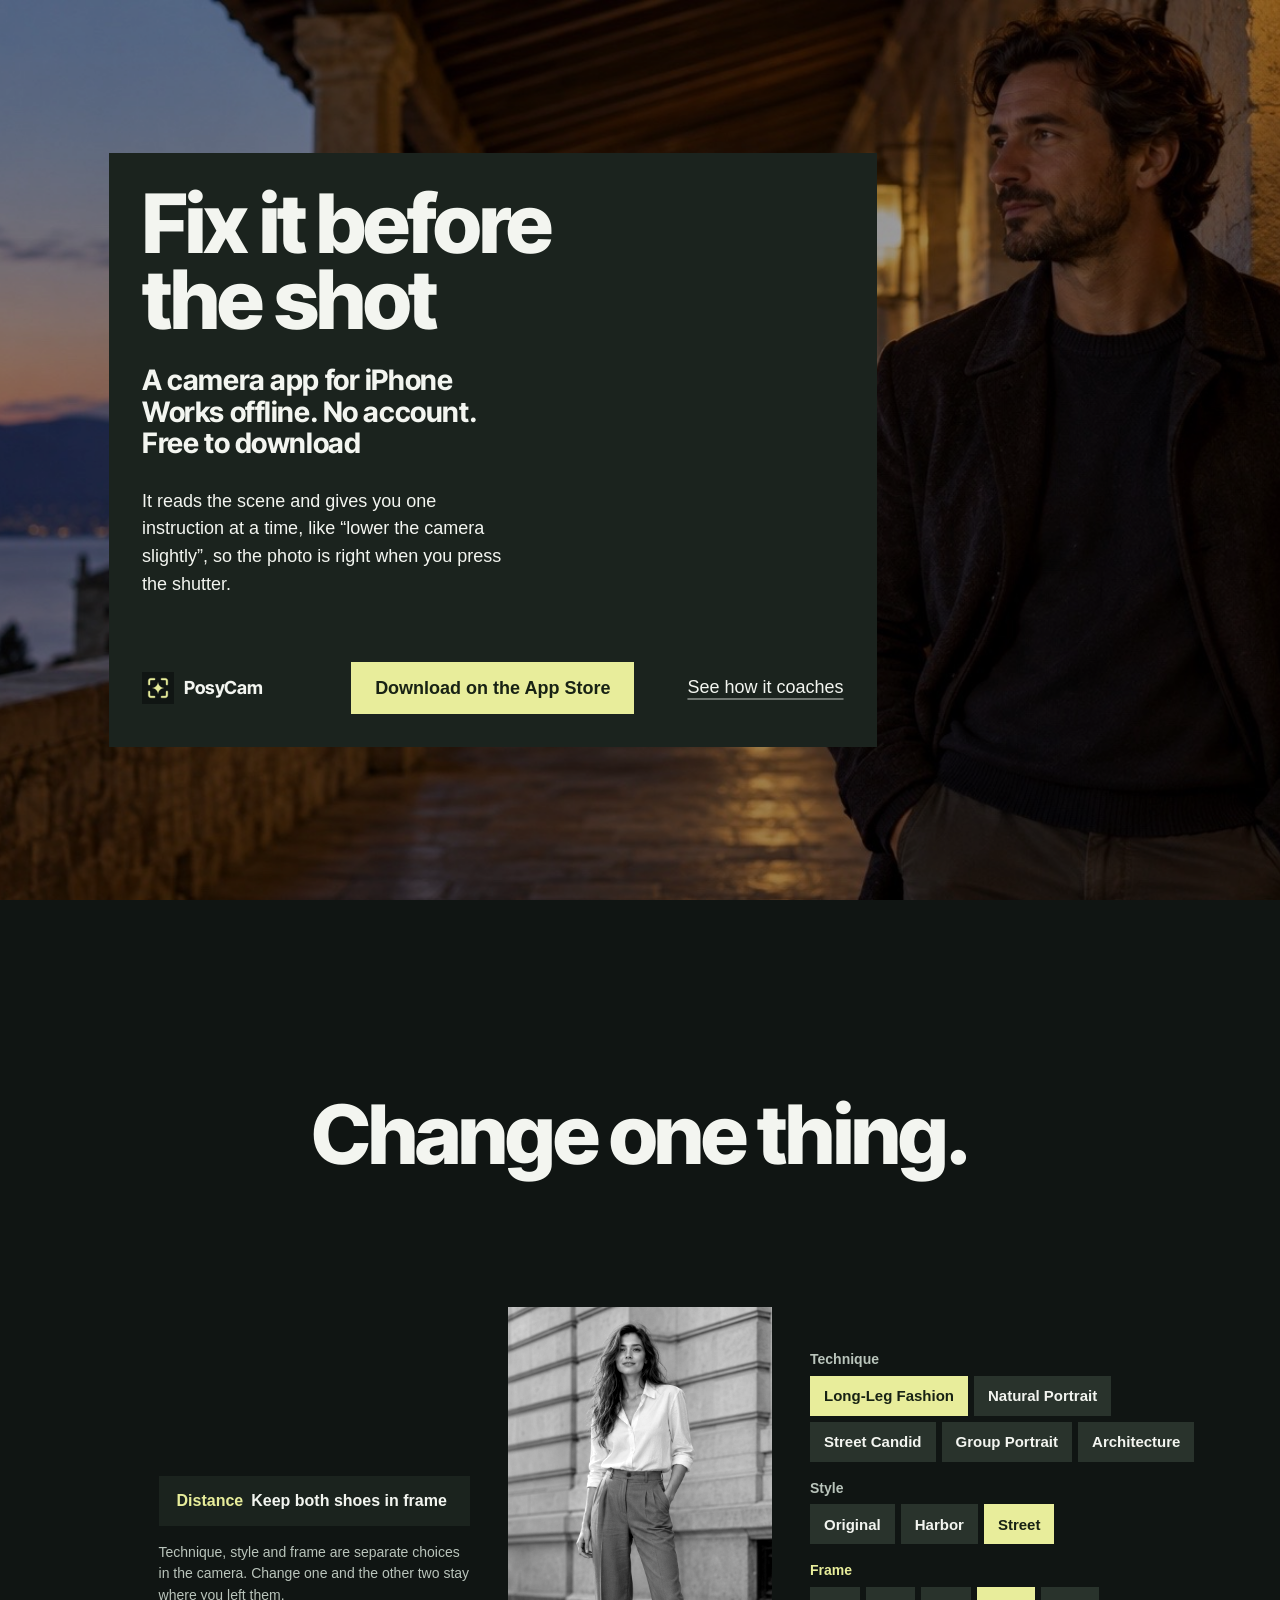
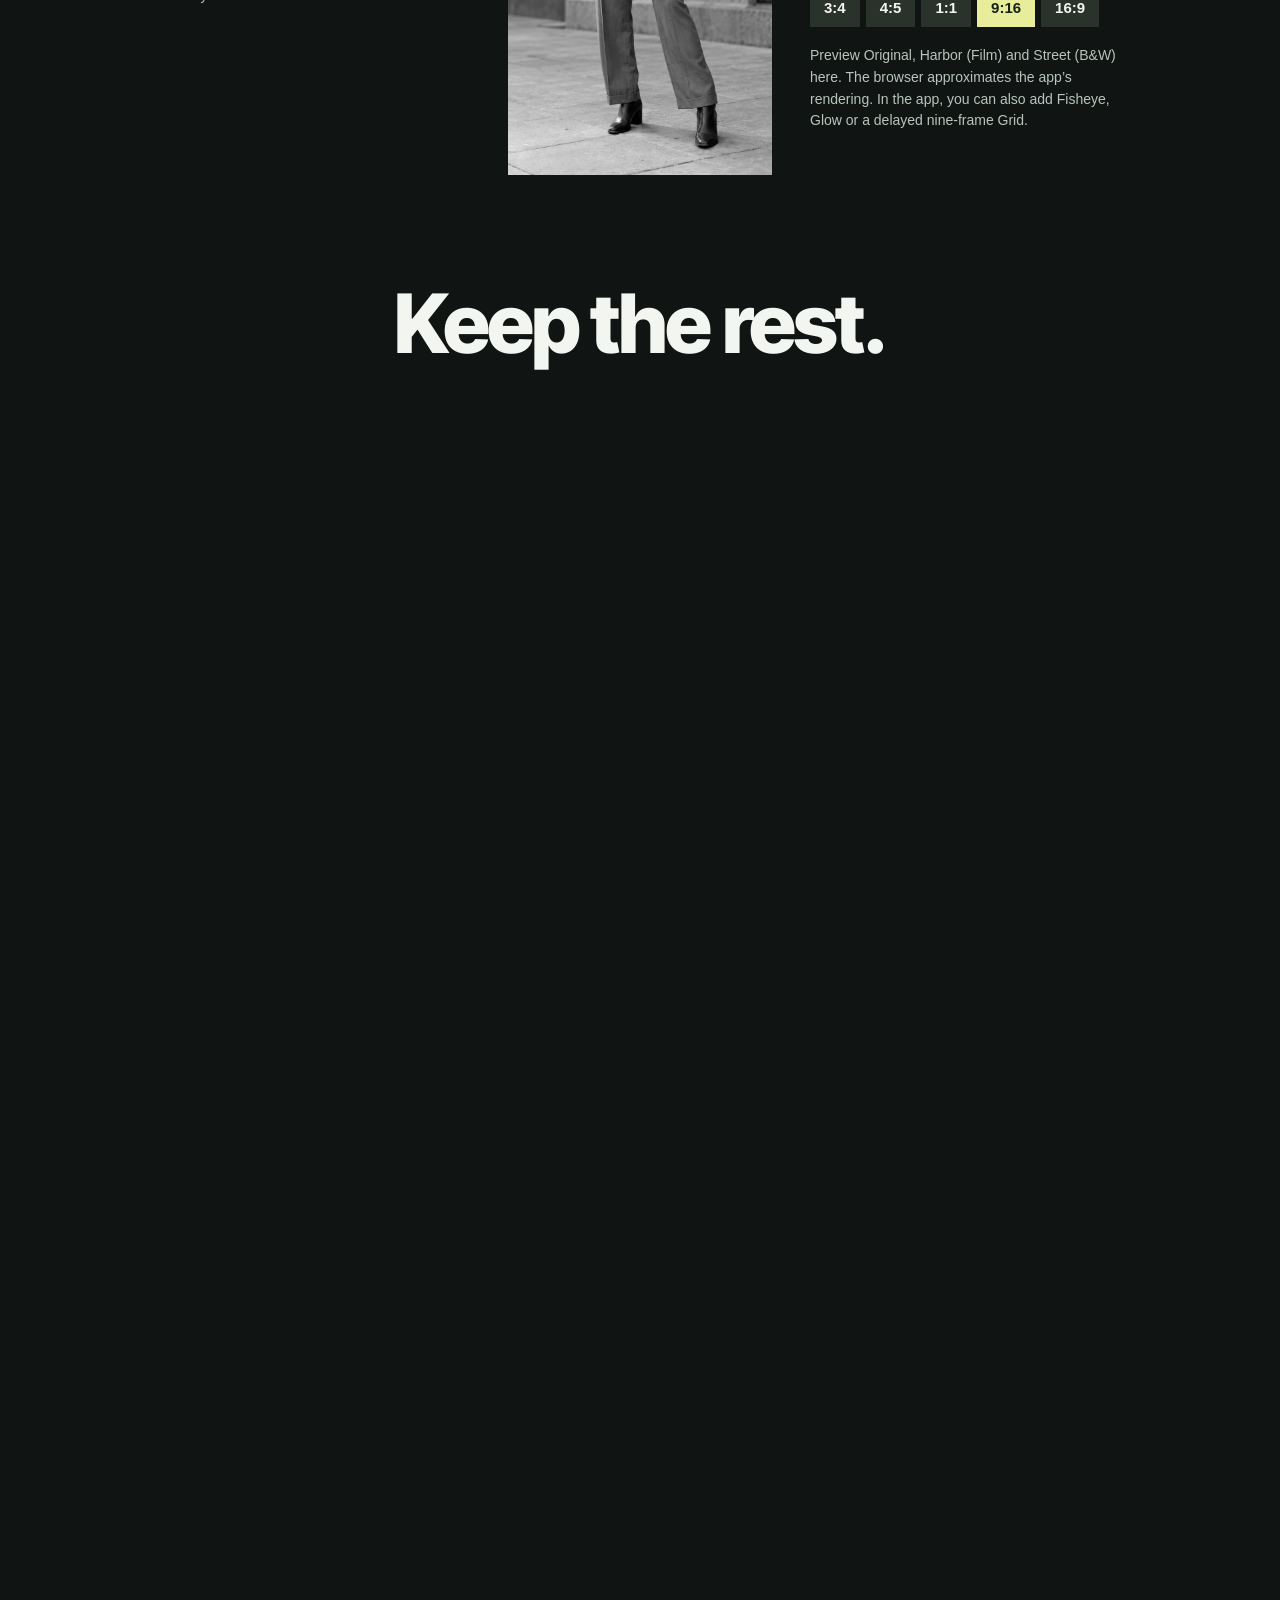
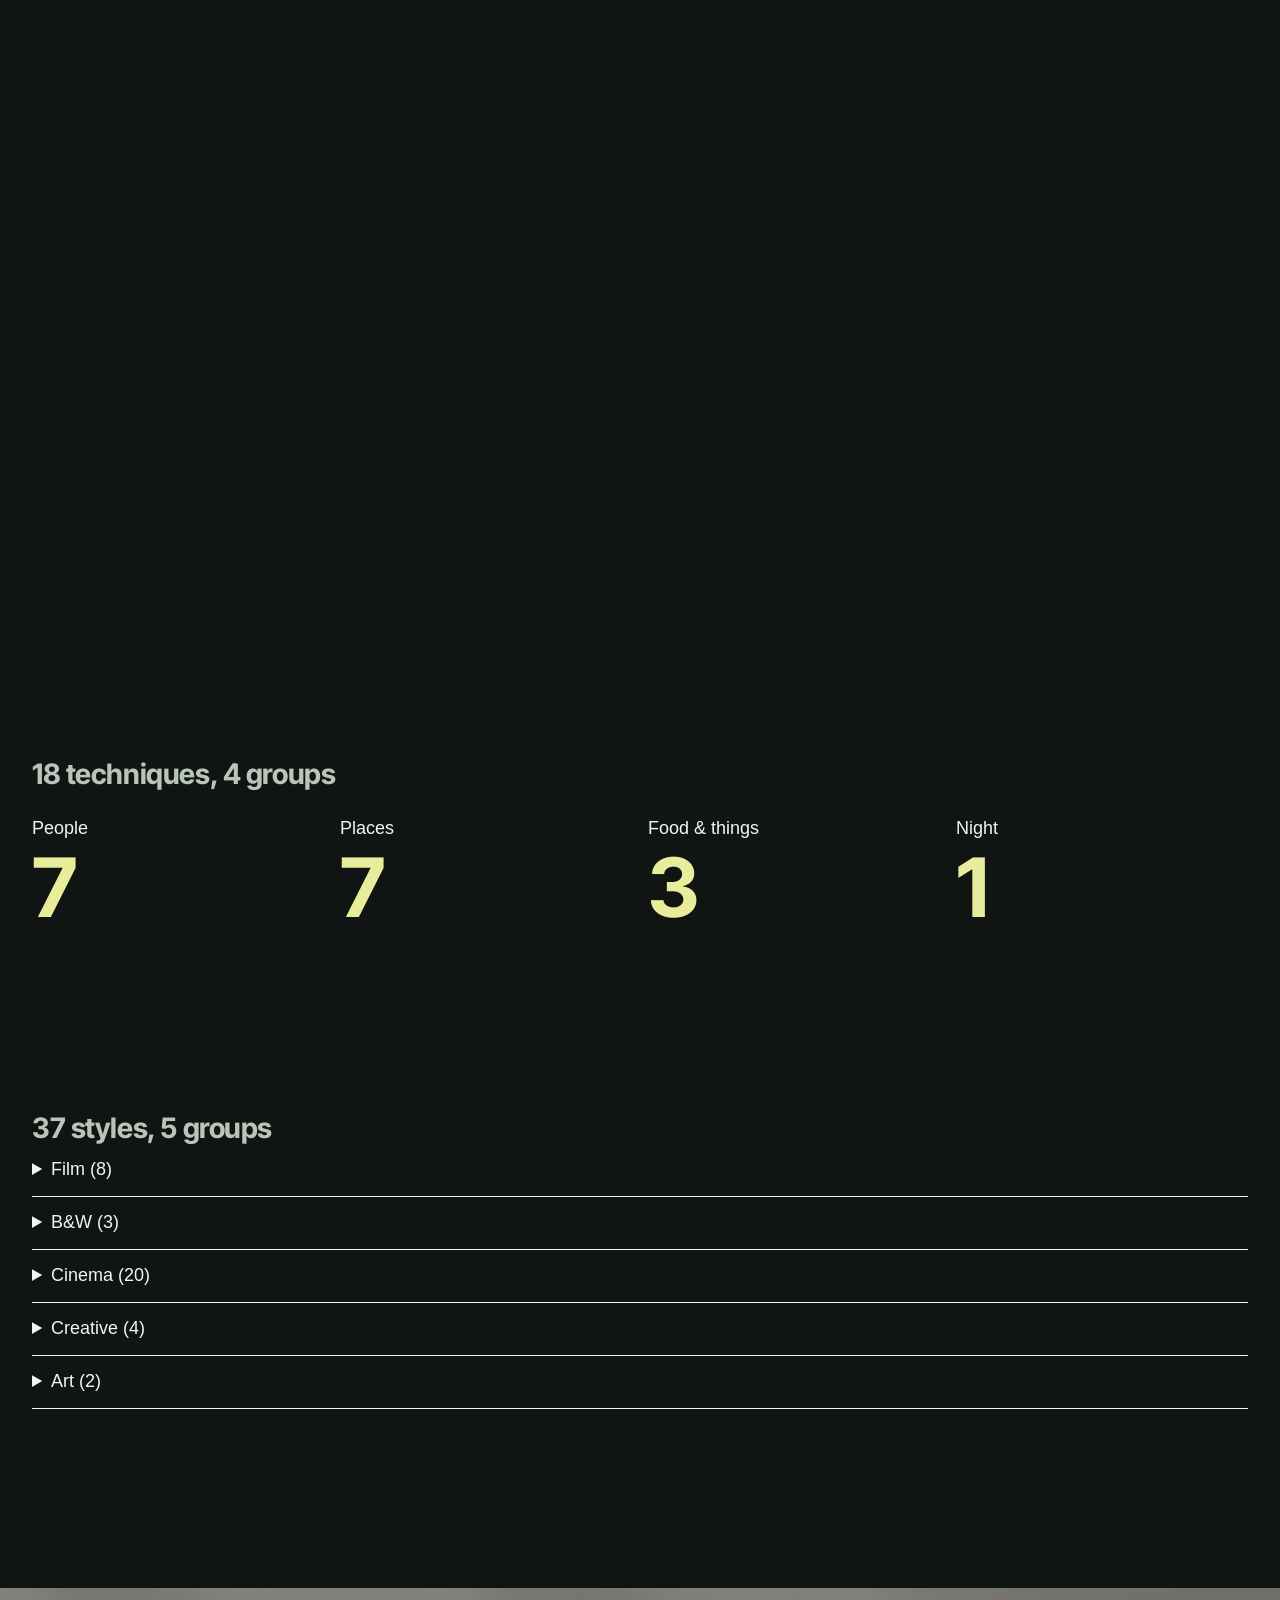
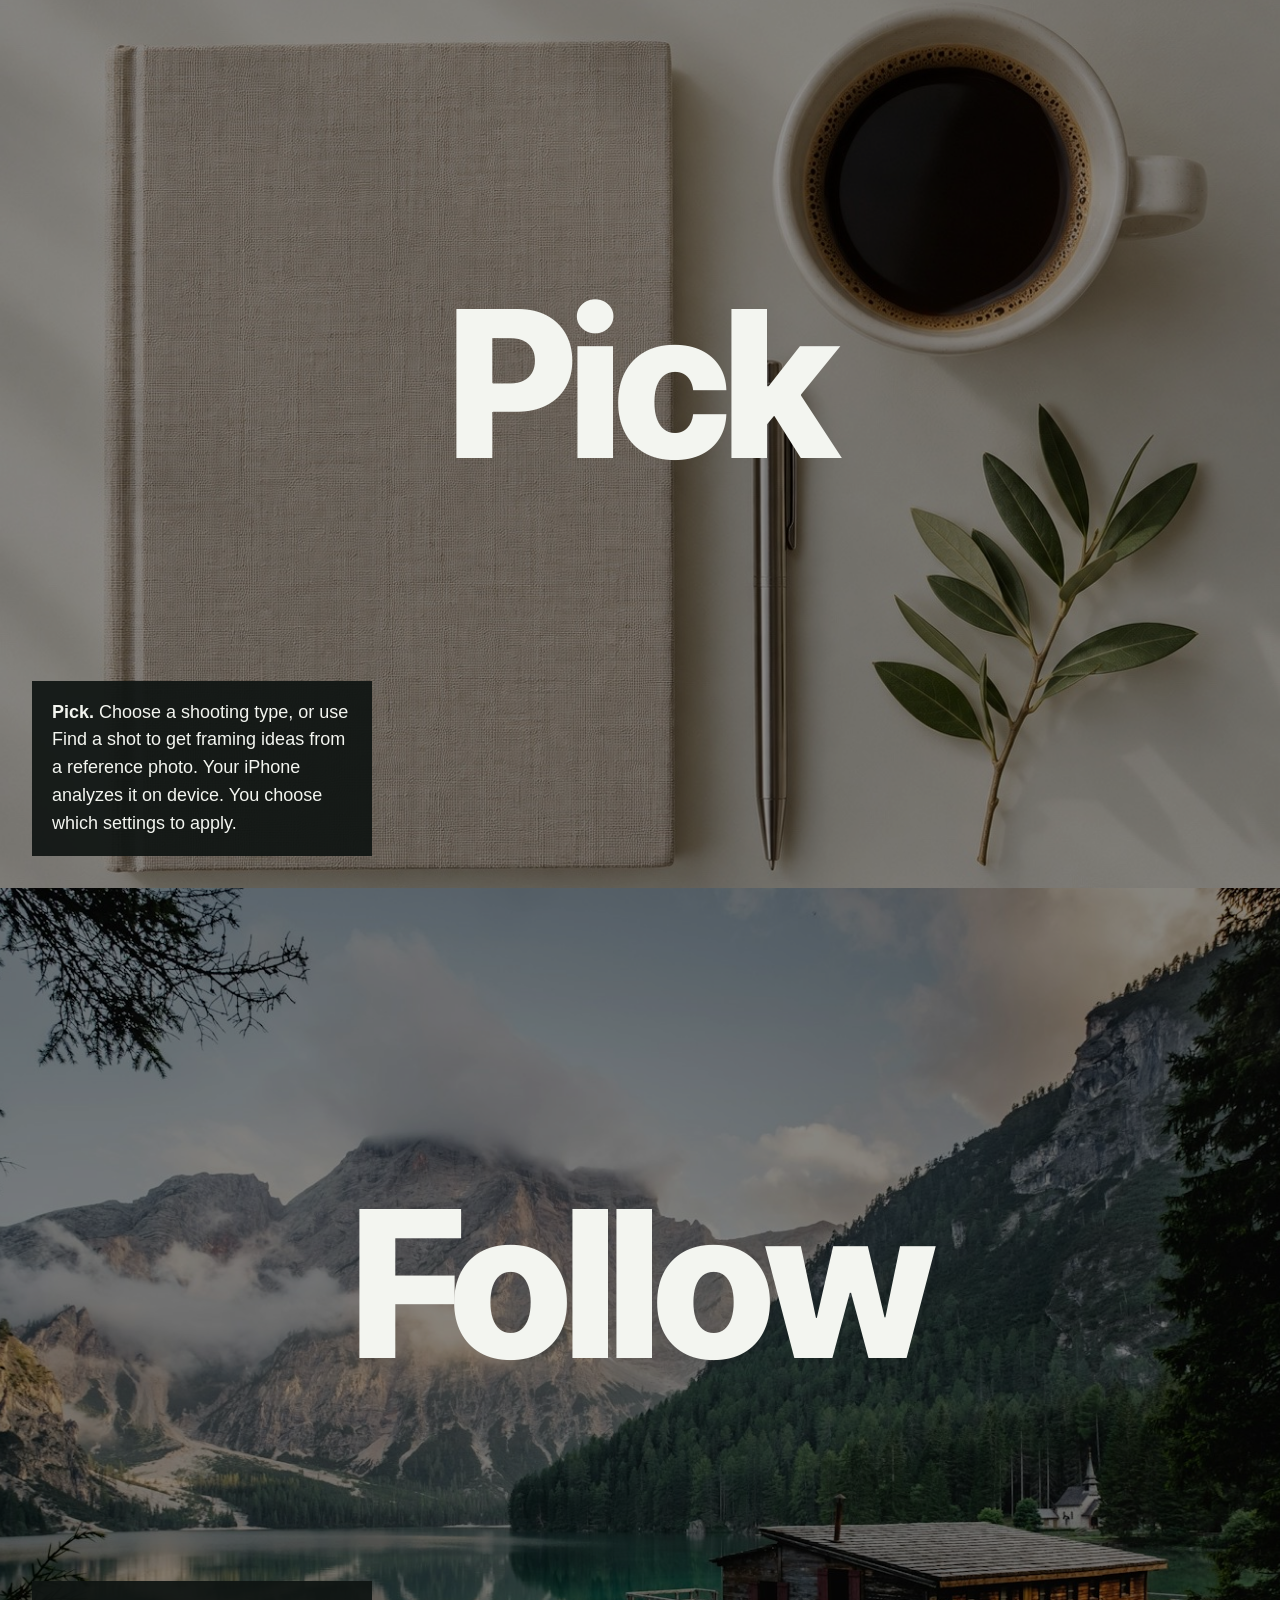
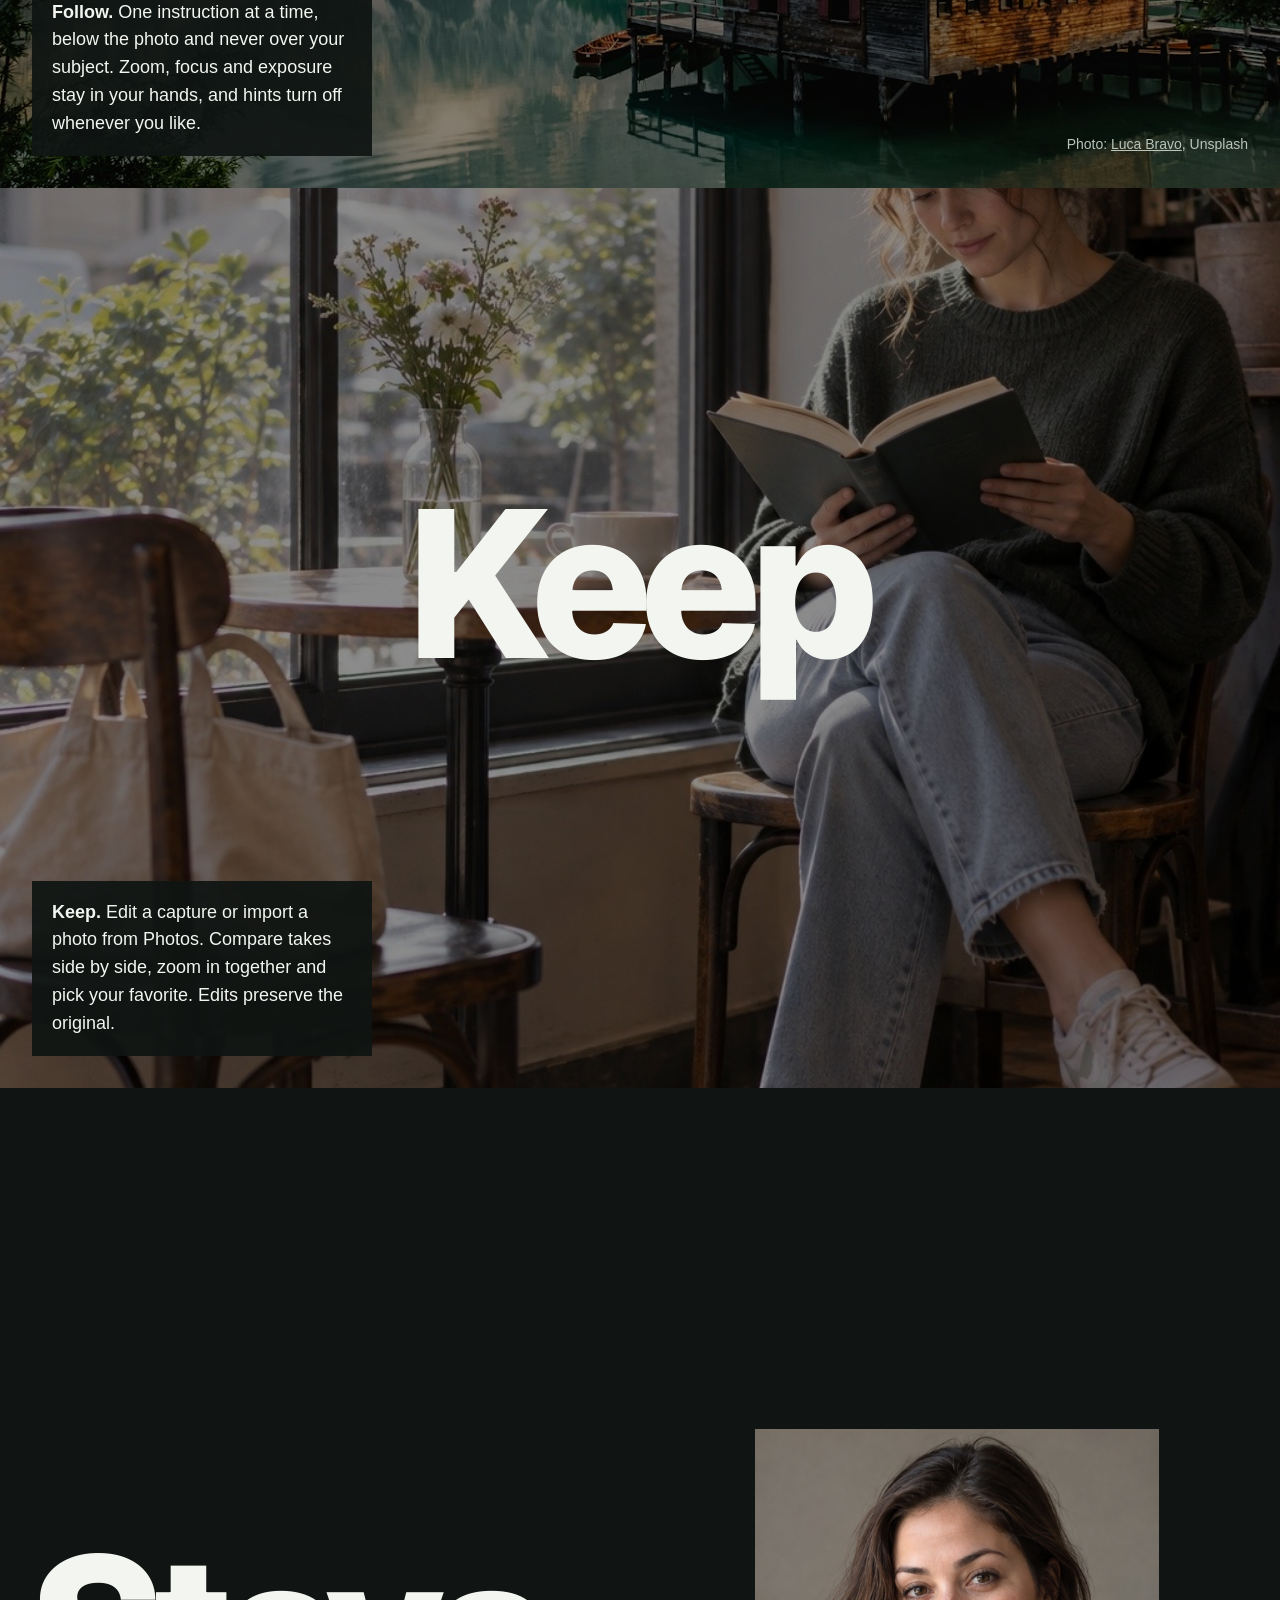
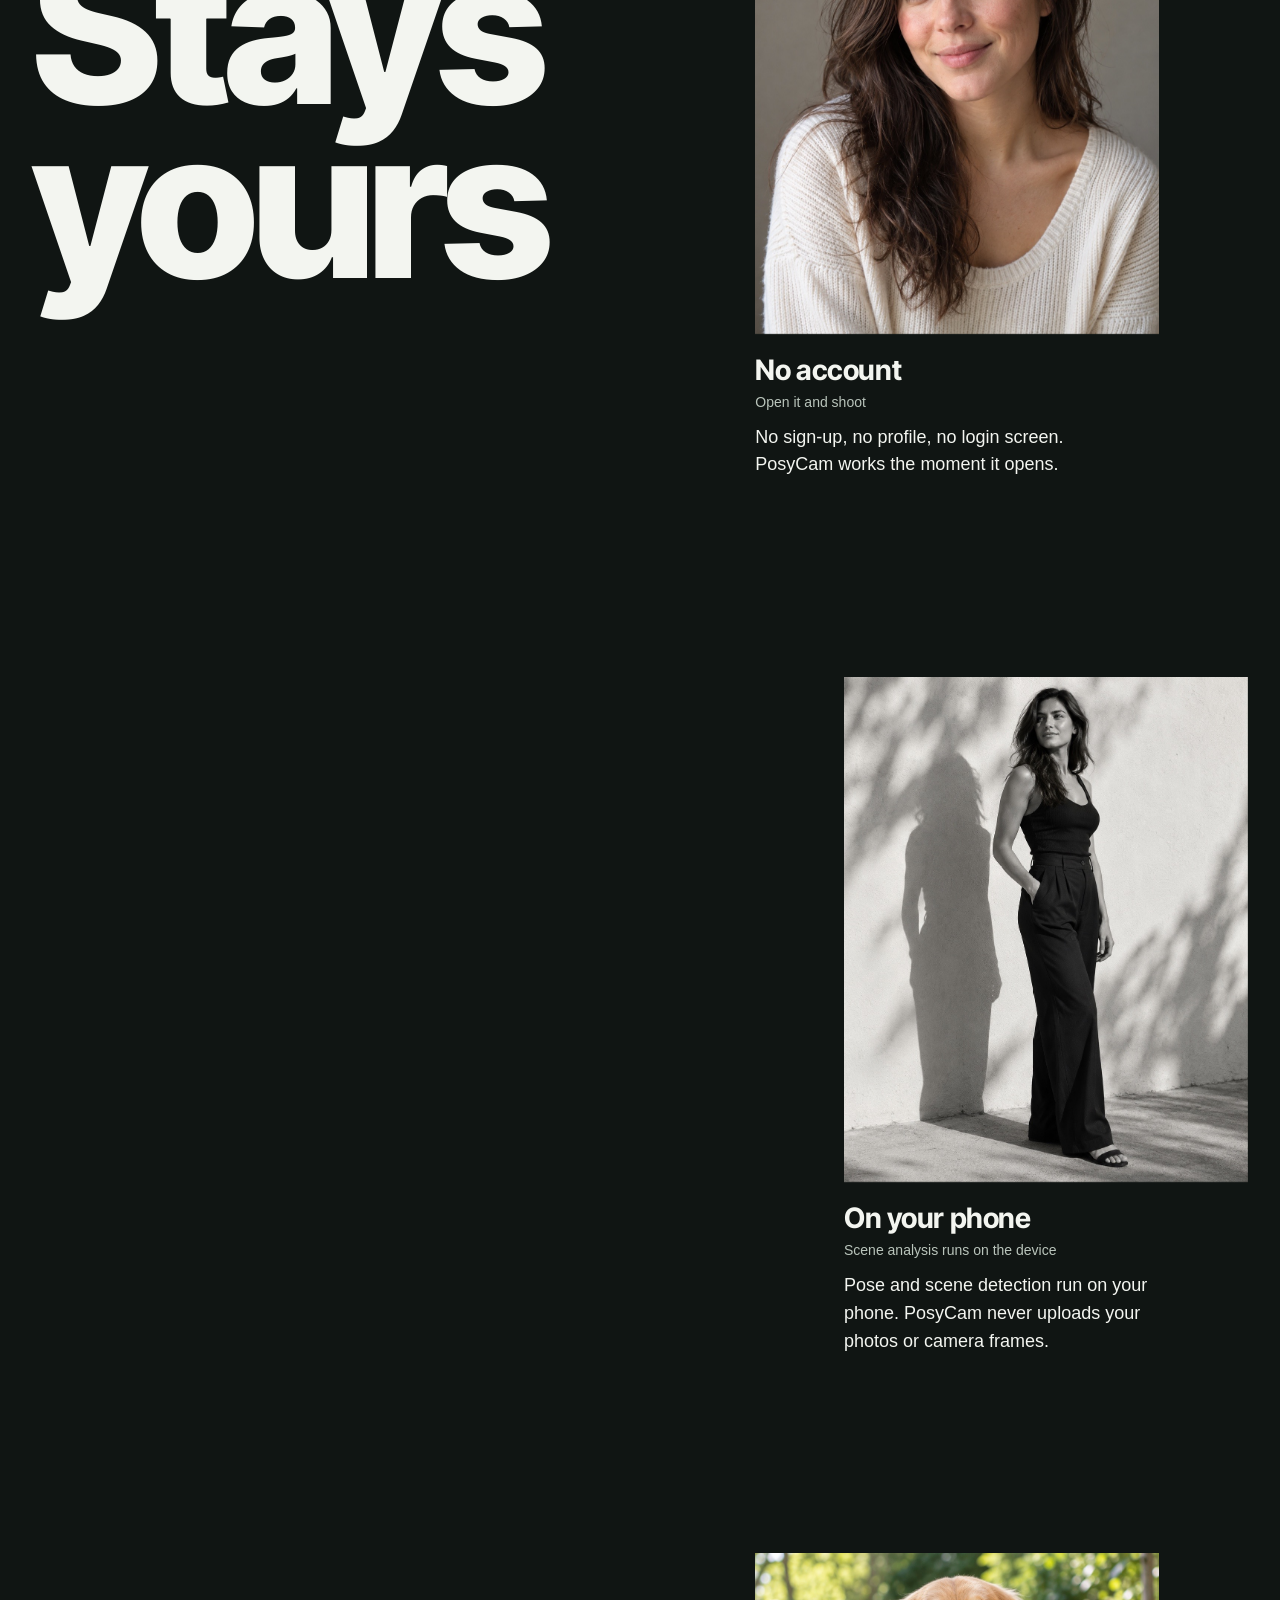
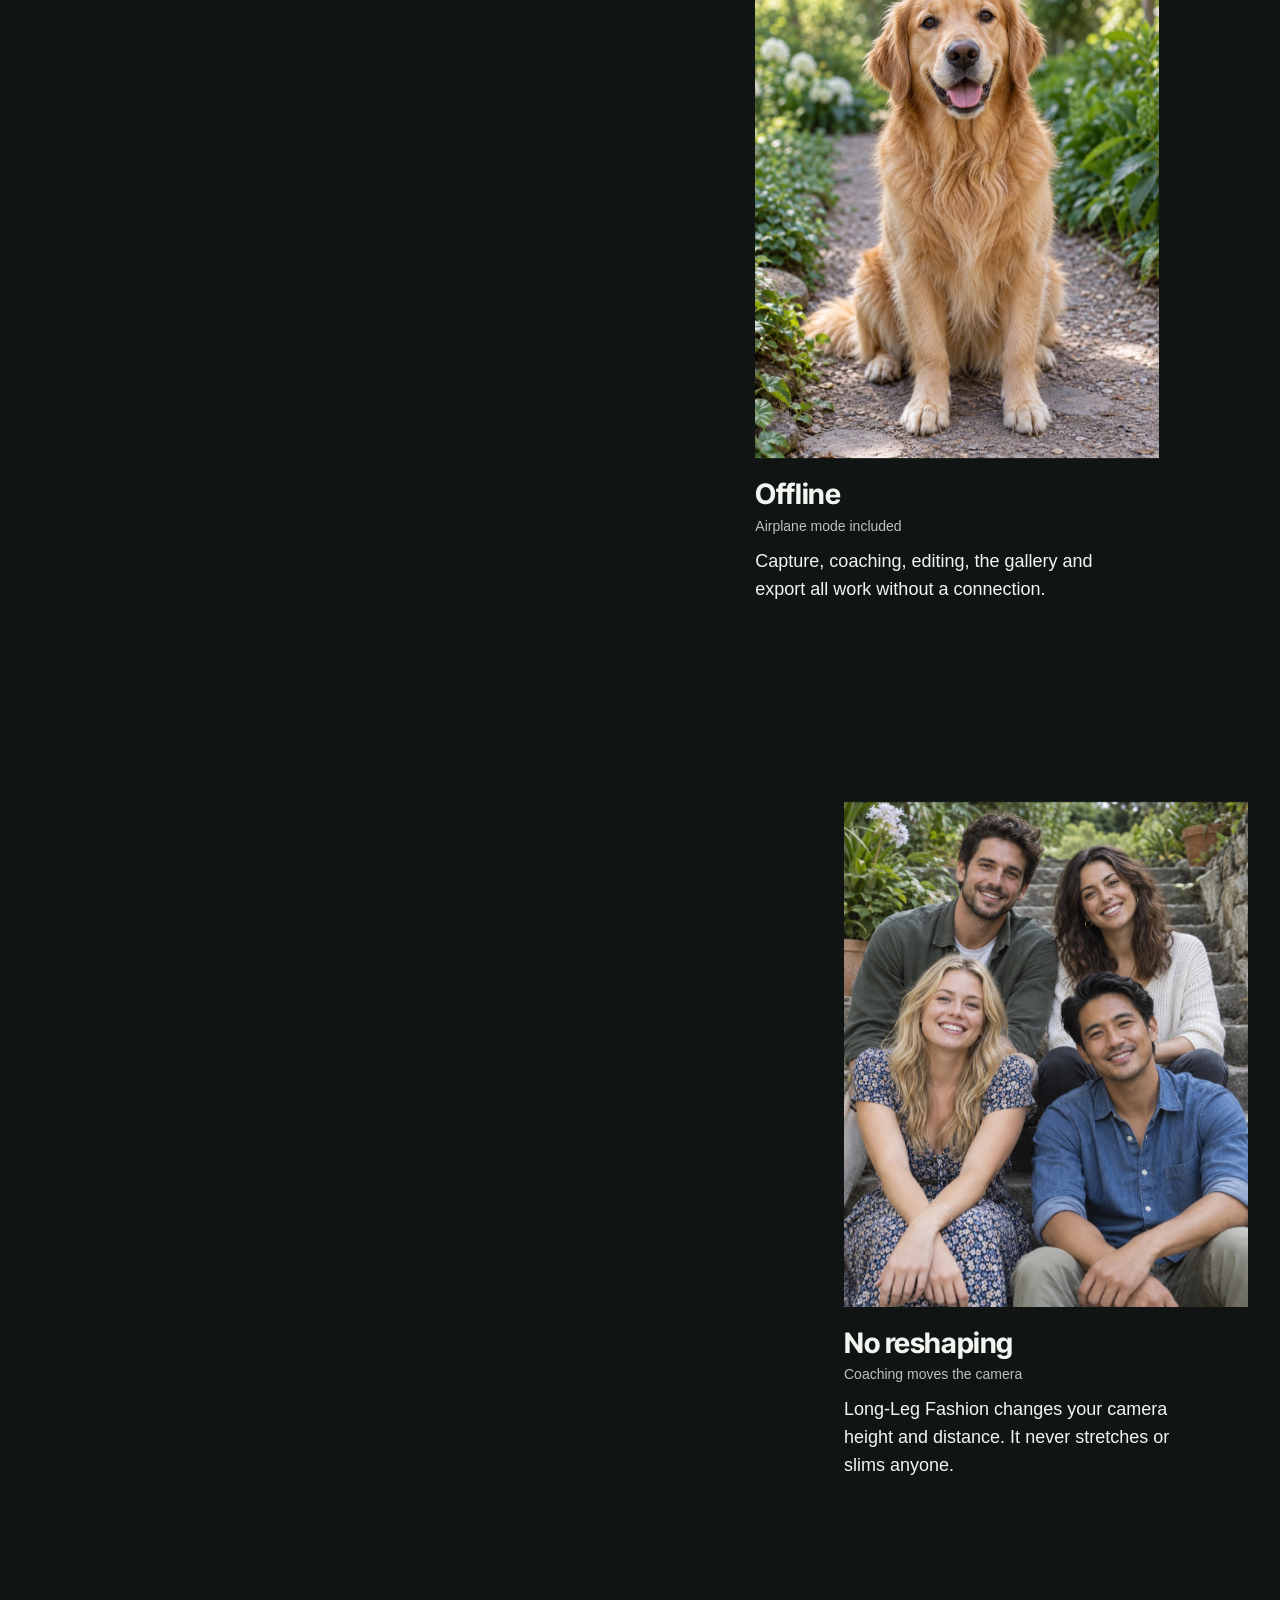
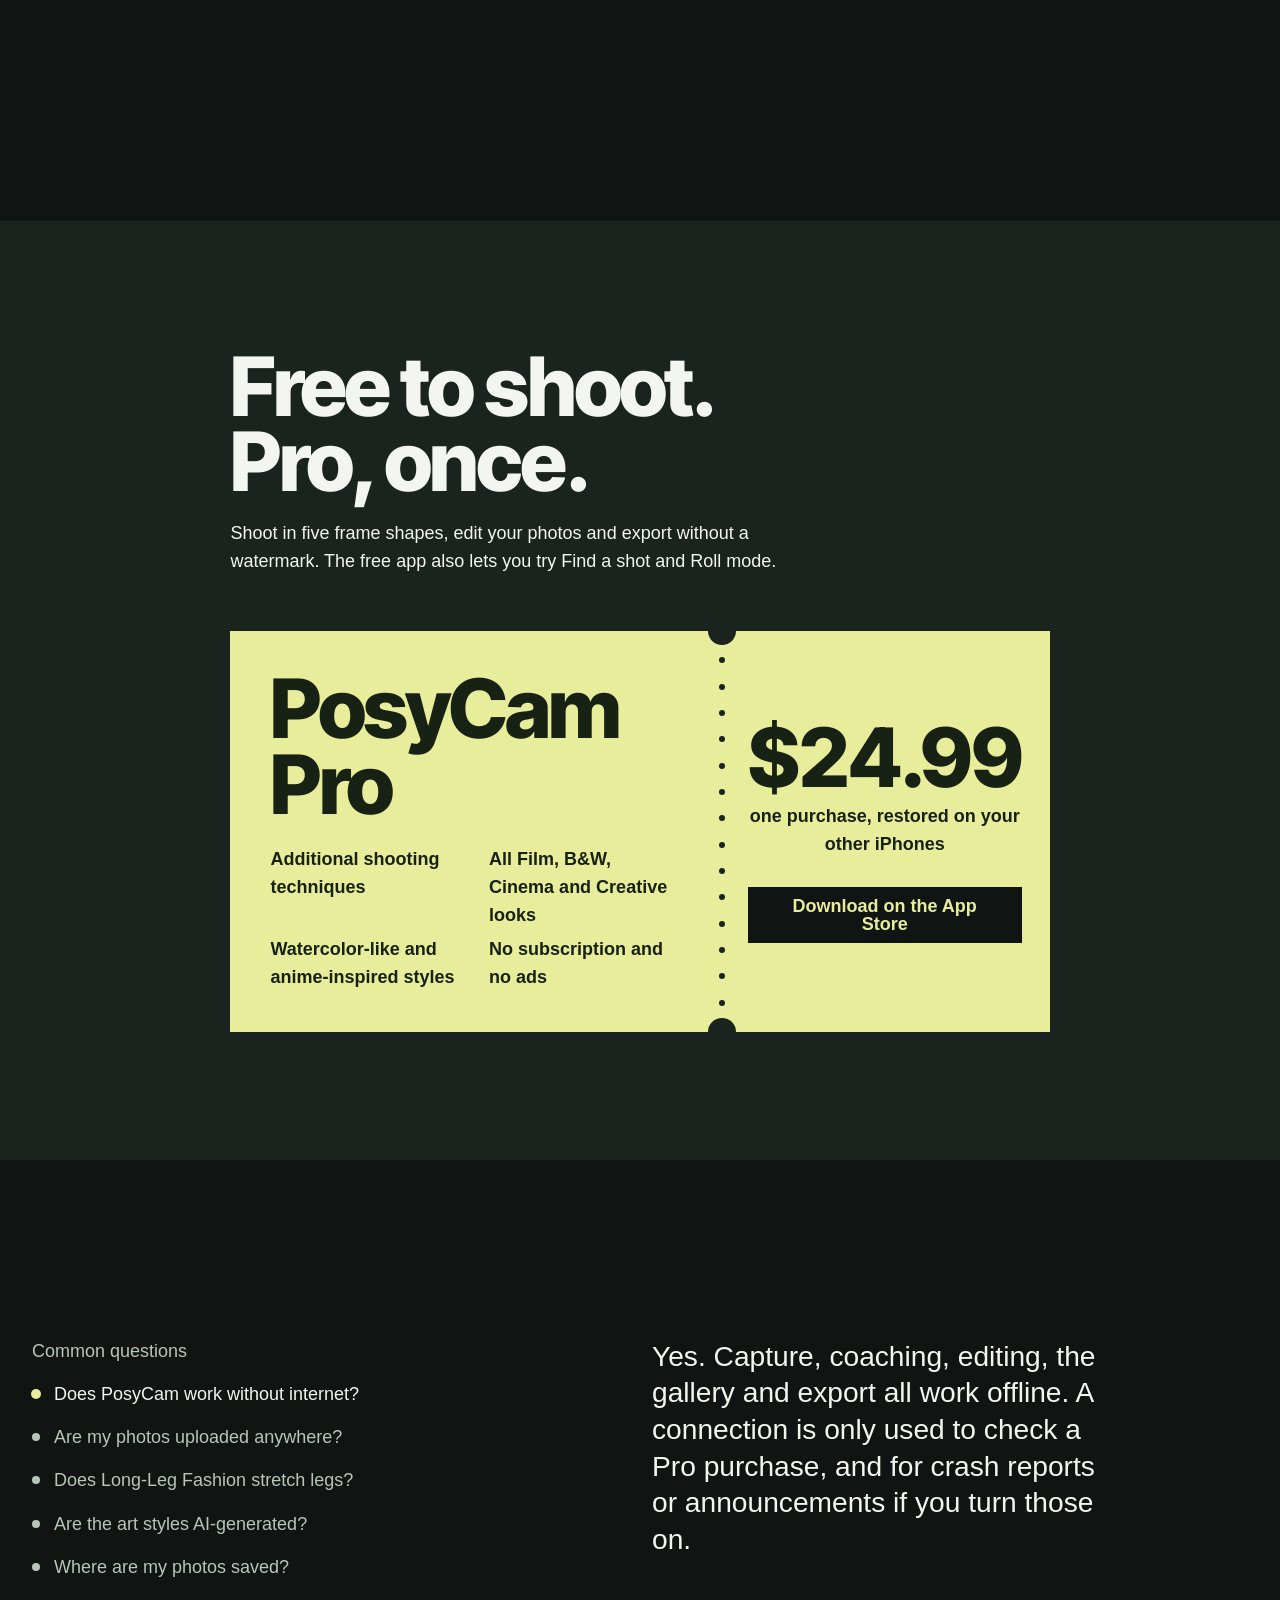
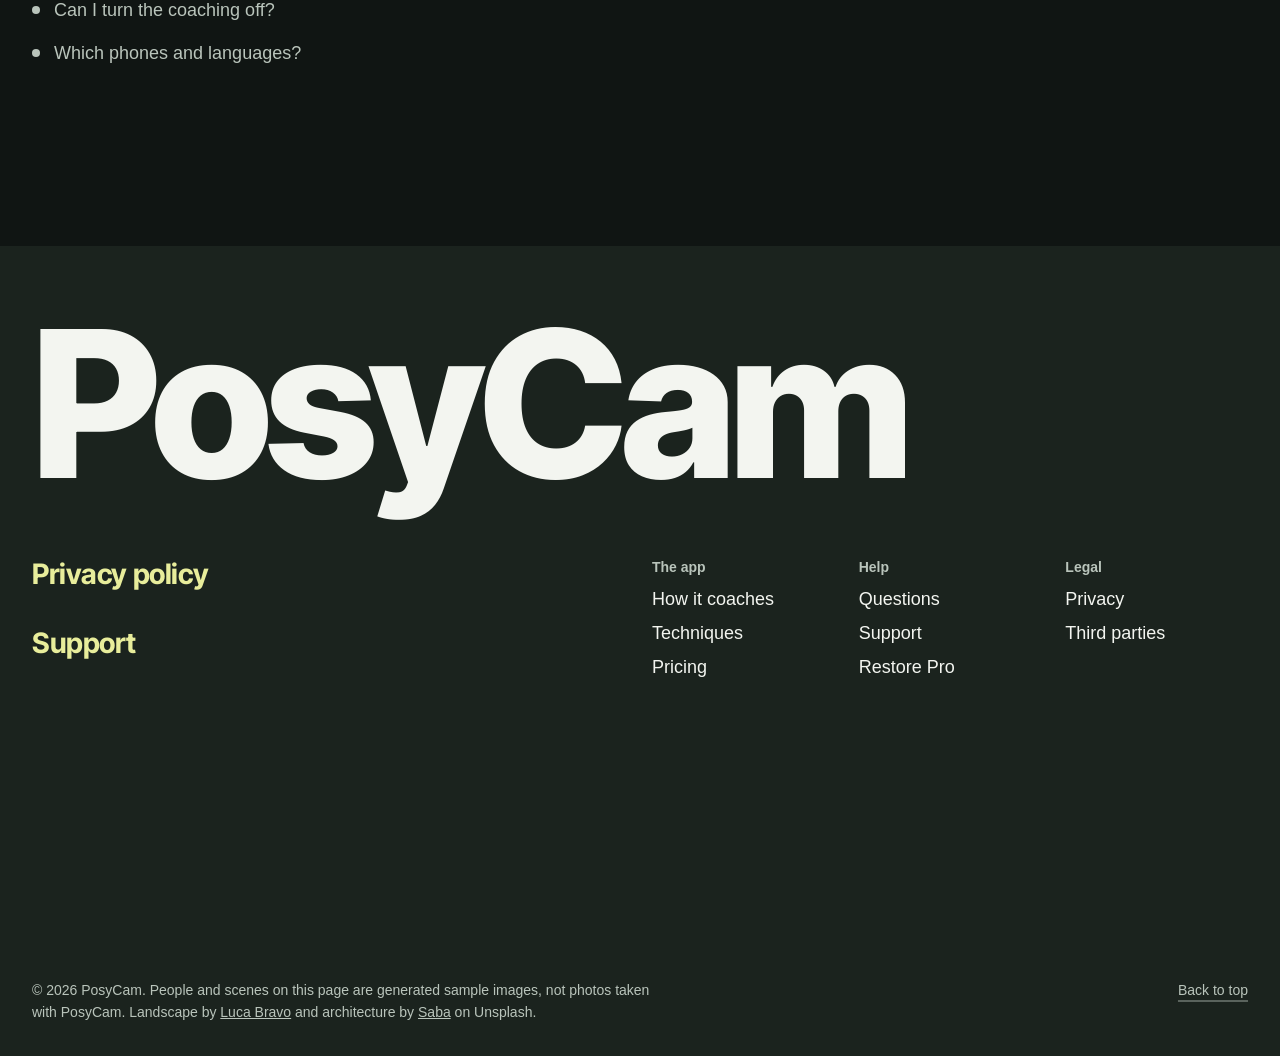
<file: index.html>
<!doctype html>
<html lang="en">
<head>
  <meta charset="utf-8">
  <meta name="viewport" content="width=device-width, initial-scale=1">
  <title>PosyCam · Camera coaching before the shutter</title>
  <meta name="description" content="PosyCam is a camera app that coaches your framing and pose one instruction at a time. It works offline, needs no account and never uploads your photos.">
  <link rel="canonical" href="https://posycam.io/">
  <meta property="og:type" content="website">
  <meta property="og:url" content="https://posycam.io/">
  <meta property="og:title" content="PosyCam · Fix it before the shot">
  <meta property="og:description" content="A camera app that coaches your framing and pose one instruction at a time. Offline, no account, no uploads.">
  <meta property="og:image" content="https://posycam.io/assets/img/cinematic.jpg">
  <meta name="twitter:card" content="summary_large_image">
  <meta name="theme-color" content="#101513">
  <link rel="icon" href="assets/img/apple-touch-icon.png" type="image/png">
  <link rel="apple-touch-icon" href="assets/img/apple-touch-icon.png">
  <link rel="preconnect" href="https://fonts.googleapis.com">
  <link rel="preconnect" href="https://fonts.gstatic.com" crossorigin>
  <link rel="stylesheet" href="https://fonts.googleapis.com/css2?family=Inter+Tight:wght@500;700;800&display=swap">
  <link rel="stylesheet" href="assets/css/site.css">
  <script>document.documentElement.classList.add('js')</script>
</head>
<body>
  <a class="skip" href="#main">Skip to content</a>

  <main id="main">
    <!-- Hero: the coach card over a dim room -->
    <section class="hero" aria-labelledby="hero-title">
      <img class="hero__photo" src="assets/img/cinematic.jpg" width="1480" height="813" alt="A man leans against a lamplit stone colonnade at dusk, with a lake and mountains behind him.">
      <div class="hero__card" data-reveal>
        <h1 id="hero-title" class="hero__title display" style="--i:0">Fix it before<br> the shot</h1>
        <p class="hero__facts" style="--i:1">
          <span>A camera app for iPhone</span>
          <span>Works offline. No account.</span>
          <span>Free to download</span>
        </p>
        <p class="hero__lede" style="--i:2">It reads the scene and gives you one instruction at a time, like “lower the camera slightly”, so the photo is right when you press the shutter.</p>
        <div class="hero__foot" style="--i:3">
          <a class="wordmark" href="index.html" aria-label="PosyCam home"><img src="assets/img/apple-touch-icon.png" width="32" height="32" alt="">PosyCam</a>
          <a class="btn" href="https://apps.apple.com/app/posycam/id6829415207">Download on the App Store</a>
          <a class="link" href="#coach">See how it coaches</a>
        </div>
      </div>
    </section>

    <!-- Showcase: one viewfinder, three independent choices -->
    <section class="showcase" id="coach" aria-labelledby="coach-title">
      <div class="showcase__markers" aria-hidden="true"><span data-stage="technique"></span><span data-stage="style"></span><span data-stage="frame"></span></div>
      <div class="stage">
        <h2 id="coach-title" class="stage__title">
          <span class="stage__half stage__half--top display">Change one thing.</span>
          <span class="stage__half stage__half--bottom display">Keep the rest.</span>
        </h2>

        <div class="viewfinder" data-ui data-style="original" id="viewfinder">
          <img id="vf-photo" src="assets/img/fashion.jpg" width="1122" height="1402" alt="Sample scene for Long-Leg Fashion: a woman in wide trousers in front of a stone building.">
        </div>

        <div class="stage__left">
          <p class="coach" data-ui aria-live="polite" id="coach-line"><b>Distance</b>Keep both shoes in frame</p>
          <p class="stage__note">Technique, style and frame are separate choices in the camera. Change one and the other two stay where you left them.</p>
        </div>

        <div class="stage__right">
          <div class="controls" data-ui role="group" aria-label="Try the camera's three choices">
            <div class="controls__group is-live" data-axis="technique">
              <p class="controls__label" id="lbl-technique">Technique</p>
              <div class="chips" role="group" aria-labelledby="lbl-technique">
                <button class="chip" type="button" aria-pressed="true" data-value="fashion">Long-Leg Fashion</button>
                <button class="chip" type="button" aria-pressed="false" data-value="portrait">Natural Portrait</button>
                <button class="chip" type="button" aria-pressed="false" data-value="street">Street Candid</button>
                <button class="chip" type="button" aria-pressed="false" data-value="group">Group Portrait</button>
                <button class="chip" type="button" aria-pressed="false" data-value="architecture">Architecture</button>
              </div>
            </div>
            <div class="controls__group" data-axis="style">
              <p class="controls__label" id="lbl-style">Style</p>
              <div class="chips" role="group" aria-labelledby="lbl-style">
                <button class="chip" type="button" aria-pressed="true" data-value="original">Original</button>
                <button class="chip" type="button" aria-pressed="false" data-value="harbor">Harbor</button>
                <button class="chip" type="button" aria-pressed="false" data-value="street">Street</button>
              </div>
            </div>
            <div class="controls__group" data-axis="frame">
              <p class="controls__label" id="lbl-frame">Frame</p>
              <div class="chips" role="group" aria-labelledby="lbl-frame">
                <button class="chip" type="button" aria-pressed="false" data-value="0.75">3:4</button>
                <button class="chip" type="button" aria-pressed="true" data-value="0.8">4:5</button>
                <button class="chip" type="button" aria-pressed="false" data-value="1">1:1</button>
                <button class="chip" type="button" aria-pressed="false" data-value="0.5625">9:16</button>
                <button class="chip" type="button" aria-pressed="false" data-value="1.7778">16:9</button>
              </div>
            </div>
            <p class="stage__note">Preview Original, Harbor (Film) and Street (B&amp;W) here. The browser approximates the app’s rendering. In the app, you can also add Fisheye, Glow or a delayed nine-frame Grid.</p>
          </div>
        </div>
      </div>
    </section>

    <section class="lineup" id="techniques" aria-labelledby="techniques-title">
      <h2 id="techniques-title" class="lineup__intro">18 techniques, 4 groups</h2>
      <dl>
        <div><dt>People</dt><dd>7</dd></div>
        <div><dt>Places</dt><dd>7</dd></div>
        <div><dt>Food &amp; things</dt><dd>3</dd></div>
        <div><dt>Night</dt><dd>1</dd></div>
      </dl>
    </section>

    <section class="lineup" id="styles" aria-labelledby="styles-title">
      <h2 id="styles-title" class="lineup__intro">37 styles, 5 groups</h2>
      <details><summary>Film (8)</summary><p>Harbor, Studio, Dusk, Vivid, Sunlit, Everyday, Snapshot, Slide</p></details>
      <details><summary>B&amp;W (3)</summary><p>Street, Fine, Push</p></details>
      <details><summary>Cinema (20)</summary><p>Amélie Garden, Grand Budapest, Moonrise Summer, Darjeeling Ochre, Blade Runner Dusk, Matrix Green, Mad Max Heat, Dune Spice, Interstellar Dust, Inception Steel, Dark Knight Blue, Joker Grit, La La Twilight, Her Pastel, Chungking Night, In the Mood Ruby, Fallen Angels, Drive Neon, Godfather Amber, Oz Technicolor</p></details>
      <details><summary>Creative (4)</summary><p>Cyberpunk Neon, Golden Hour, Faded Vintage, Cool Cinematic</p></details>
      <details><summary>Art (2)</summary><p>Watercolor-like, Anime-inspired</p></details>
    </section>

    <!-- How it works: one verb at a time -->
    <section class="verbs" id="how" aria-labelledby="how-title">
      <h2 id="how-title" class="vh">How PosyCam works</h2>
      <div class="verb-panel">
        <img src="assets/img/flatlay.jpg" width="1254" height="1254" alt="Sample scene: a breakfast table photographed from directly above." loading="lazy">
        <p class="verb-panel__word display" aria-hidden="true">Pick</p>
        <p class="verb-panel__text" data-reveal><span><b>Pick.</b> Choose a shooting type, or use Find a shot to get framing ideas from a reference photo. Your iPhone analyzes it on device. You choose which settings to apply.</span></p>
      </div>
      <div class="verb-panel">
        <img src="assets/img/landscape.jpg" width="1400" height="933" alt="A wooden boathouse on a still mountain lake." loading="lazy">
        <p class="verb-panel__word display" aria-hidden="true">Follow</p>
        <p class="verb-panel__text" data-reveal><span><b>Follow.</b> One instruction at a time, below the photo and never over your subject. Zoom, focus and exposure stay in your hands, and hints turn off whenever you like.</span></p>
        <p class="verb-panel__credit">Photo: <a href="https://unsplash.com/photos/zAjdgNXsMeg">Luca Bravo</a>, Unsplash</p>
      </div>
      <div class="verb-panel">
        <img src="assets/img/cafe.jpg" width="1024" height="1536" alt="Sample scene: a café table by a rainy window." loading="lazy">
        <p class="verb-panel__word display" aria-hidden="true">Keep</p>
        <p class="verb-panel__text" data-reveal><span><b>Keep.</b> Edit a capture or import a photo from Photos. Compare takes side by side, zoom in together and pick your favorite. Edits preserve the original.</span></p>
      </div>
    </section>

    <!-- Privacy promises: pinned title, portraits pass -->
    <section class="promises" id="privacy-promises" aria-labelledby="promises-title">
      <div class="promises__title"><h2 id="promises-title" class="display">Stays yours</h2></div>
      <ul class="promises__list">
        <li class="promise" data-reveal="mask">
          <img src="assets/img/portrait.jpg" width="1086" height="1448" alt="Sample scene: a smiling woman in a cream sweater." loading="lazy">
          <h3>No account</h3>
          <p class="role">Open it and shoot</p>
          <p class="what">No sign-up, no profile, no login screen. PosyCam works the moment it opens.</p>
        </li>
        <li class="promise" data-reveal="mask">
          <img src="assets/img/silhouette.jpg" width="1086" height="1448" alt="Sample scene: a woman posed against a plain wall, outline clear of the background." loading="lazy">
          <h3>On your phone</h3>
          <p class="role">Scene analysis runs on the device</p>
          <p class="what">Pose and scene detection run on your phone. PosyCam never uploads your photos or camera frames.</p>
        </li>
        <li class="promise" data-reveal="mask">
          <img src="assets/img/pet.jpg" width="1122" height="1402" alt="Sample scene: a dog photographed at its own eye level." loading="lazy">
          <h3>Offline</h3>
          <p class="role">Airplane mode included</p>
          <p class="what">Capture, coaching, editing, the gallery and export all work without a connection.</p>
        </li>
        <li class="promise" data-reveal="mask">
          <img src="assets/img/group.jpg" width="1086" height="1448" alt="Sample scene: four friends together, every face visible." loading="lazy">
          <h3>No reshaping</h3>
          <p class="role">Coaching moves the camera</p>
          <p class="what">Long-Leg Fashion changes your camera height and distance. It never stretches or slims anyone.</p>
        </li>
      </ul>
    </section>

    <!-- Pricing: the ticket -->
    <section class="pricing" id="pricing" aria-labelledby="pricing-title">
      <div class="pricing__head" data-reveal>
        <h2 id="pricing-title" class="display" style="--i:0">Free to shoot.<br> Pro, once.</h2>
        <p style="--i:1">Shoot in five frame shapes, edit your photos and export without a watermark. The free app also lets you try Find a shot and Roll mode.</p>
      </div>
      <div class="ticket" data-reveal>
        <div class="ticket__main" style="--i:0">
          <h3 class="display">PosyCam Pro</h3>
          <ul>
            <li>Additional shooting techniques</li>
            <li>All Film, B&amp;W, Cinema and Creative looks</li>
            <li>Watercolor-like and anime-inspired styles</li>
            <li>No subscription and no ads</li>
          </ul>
        </div>
        <div class="ticket__stub" style="--i:1">
          <p class="ticket__price display">$24.99</p>
          <p class="ticket__once">one purchase, restored on your other iPhones</p>
          <a class="btn" href="https://apps.apple.com/app/posycam/id6829415207">Download on the App Store</a>
        </div>
        <span class="ticket__notch ticket__notch--top" aria-hidden="true"></span>
        <span class="ticket__notch ticket__notch--bottom" aria-hidden="true"></span>
        <span class="ticket__perf" aria-hidden="true"><i></i><i></i><i></i><i></i><i></i><i></i><i></i><i></i><i></i><i></i><i></i><i></i><i></i><i></i></span>
      </div>
    </section>

    <!-- Questions -->
    <section class="faq" id="questions" aria-labelledby="faq-title">
      <div class="faq__list">
        <h2 id="faq-title" class="faq__heading">Common questions</h2>
        <div class="faq__item">
          <button class="faq__q" type="button" aria-expanded="true" aria-controls="a1" id="q1">Does PosyCam work without internet?</button>
          <div class="faq__a" id="a1" role="region" aria-labelledby="q1"><p>Yes. Capture, coaching, editing, the gallery and export all work offline. A connection is only used to check a Pro purchase, and for crash reports or announcements if you turn those on.</p></div>
        </div>
        <div class="faq__item">
          <button class="faq__q" type="button" aria-expanded="false" aria-controls="a2" id="q2">Are my photos uploaded anywhere?</button>
          <div class="faq__a" id="a2" role="region" aria-labelledby="q2"><p>No. Photos and camera frames stay on your phone. They leave only when you save them to your photo library or share them yourself.</p></div>
        </div>
        <div class="faq__item">
          <button class="faq__q" type="button" aria-expanded="false" aria-controls="a3" id="q3">Does Long-Leg Fashion stretch legs?</button>
          <div class="faq__a" id="a3" role="region" aria-labelledby="q3"><p>No. It coaches a lower camera, the right distance and room for the shoes. The photo itself is never warped.</p></div>
        </div>
        <div class="faq__item">
          <button class="faq__q" type="button" aria-expanded="false" aria-controls="a4" id="q4">Are the art styles AI-generated?</button>
          <div class="faq__a" id="a4" role="region" aria-labelledby="q4"><p>No. Film, monochrome, watercolor-like and anime-inspired looks are filters applied to your own photo. Nothing is generated or redrawn.</p></div>
        </div>
        <div class="faq__item">
          <button class="faq__q" type="button" aria-expanded="false" aria-controls="a5" id="q5">Where are my photos saved?</button>
          <div class="faq__a" id="a5" role="region" aria-labelledby="q5"><p>Regular captures appear in the app gallery and, by default, in Photos. In Roll mode, your 24 or 36 frames stay hidden until you develop the contact sheet. Deleting a photo in PosyCam leaves the library copy alone.</p></div>
        </div>
        <div class="faq__item">
          <button class="faq__q" type="button" aria-expanded="false" aria-controls="a6" id="q6">Can I turn the coaching off?</button>
          <div class="faq__a" id="a6" role="region" aria-labelledby="q6"><p>Yes. Hints, photo marks, how often hints appear and automatic adjustments each have their own switch, and Manual mode shows no hints at all.</p></div>
        </div>
        <div class="faq__item">
          <button class="faq__q" type="button" aria-expanded="false" aria-controls="a7" id="q7">Which phones and languages?</button>
          <div class="faq__a" id="a7" role="region" aria-labelledby="q7"><p>iPhone with iOS 18.2 or later. Android is in development. The app speaks English, Traditional and Simplified Chinese, Japanese, Korean, French, German, Spanish, Brazilian Portuguese and Indonesian.</p></div>
        </div>
      </div>
      <div class="faq__pane" id="faq-pane" aria-live="polite"></div>
    </section>
  </main>

  <footer class="foot" data-reveal>
    <p class="foot__name display" style="--i:0">PosyCam</p>
    <div class="foot__row" style="--i:1">
      <ul class="foot__places">
        <li><a href="privacy/index.html">Privacy policy</a></li>
        <li><a href="support/index.html">Support</a></li>
      </ul>
      <div class="foot__cols">
        <div>
          <h3>The app</h3>
          <ul>
            <li><a href="#coach">How it coaches</a></li>
            <li><a href="#techniques">Techniques</a></li>
            <li><a href="#pricing">Pricing</a></li>
          </ul>
        </div>
        <div>
          <h3>Help</h3>
          <ul>
            <li><a href="#questions">Questions</a></li>
            <li><a href="support/index.html">Support</a></li>
            <li><a href="support/index.html#restore">Restore Pro</a></li>
          </ul>
        </div>
        <div>
          <h3>Legal</h3>
          <ul>
            <li><a href="privacy/index.html">Privacy</a></li>
            <li><a href="privacy/index.html#third-parties">Third parties</a></li>
          </ul>
        </div>
      </div>
    </div>
    <div class="foot__legal" style="--i:2">
      <p>© 2026 PosyCam. People and scenes on this page are generated sample images, not photos taken with PosyCam. Landscape by <a href="https://unsplash.com/photos/zAjdgNXsMeg">Luca Bravo</a> and architecture by <a href="https://unsplash.com/photos/six-windows-on-a-modern-building-facade-AtWhDcBQlaU">Saba</a> on Unsplash.</p>
      <a class="link" href="#main">Back to top</a>
    </div>
  </footer>

  <script src="assets/js/site.js" defer></script>
</body>
</html>
</file>
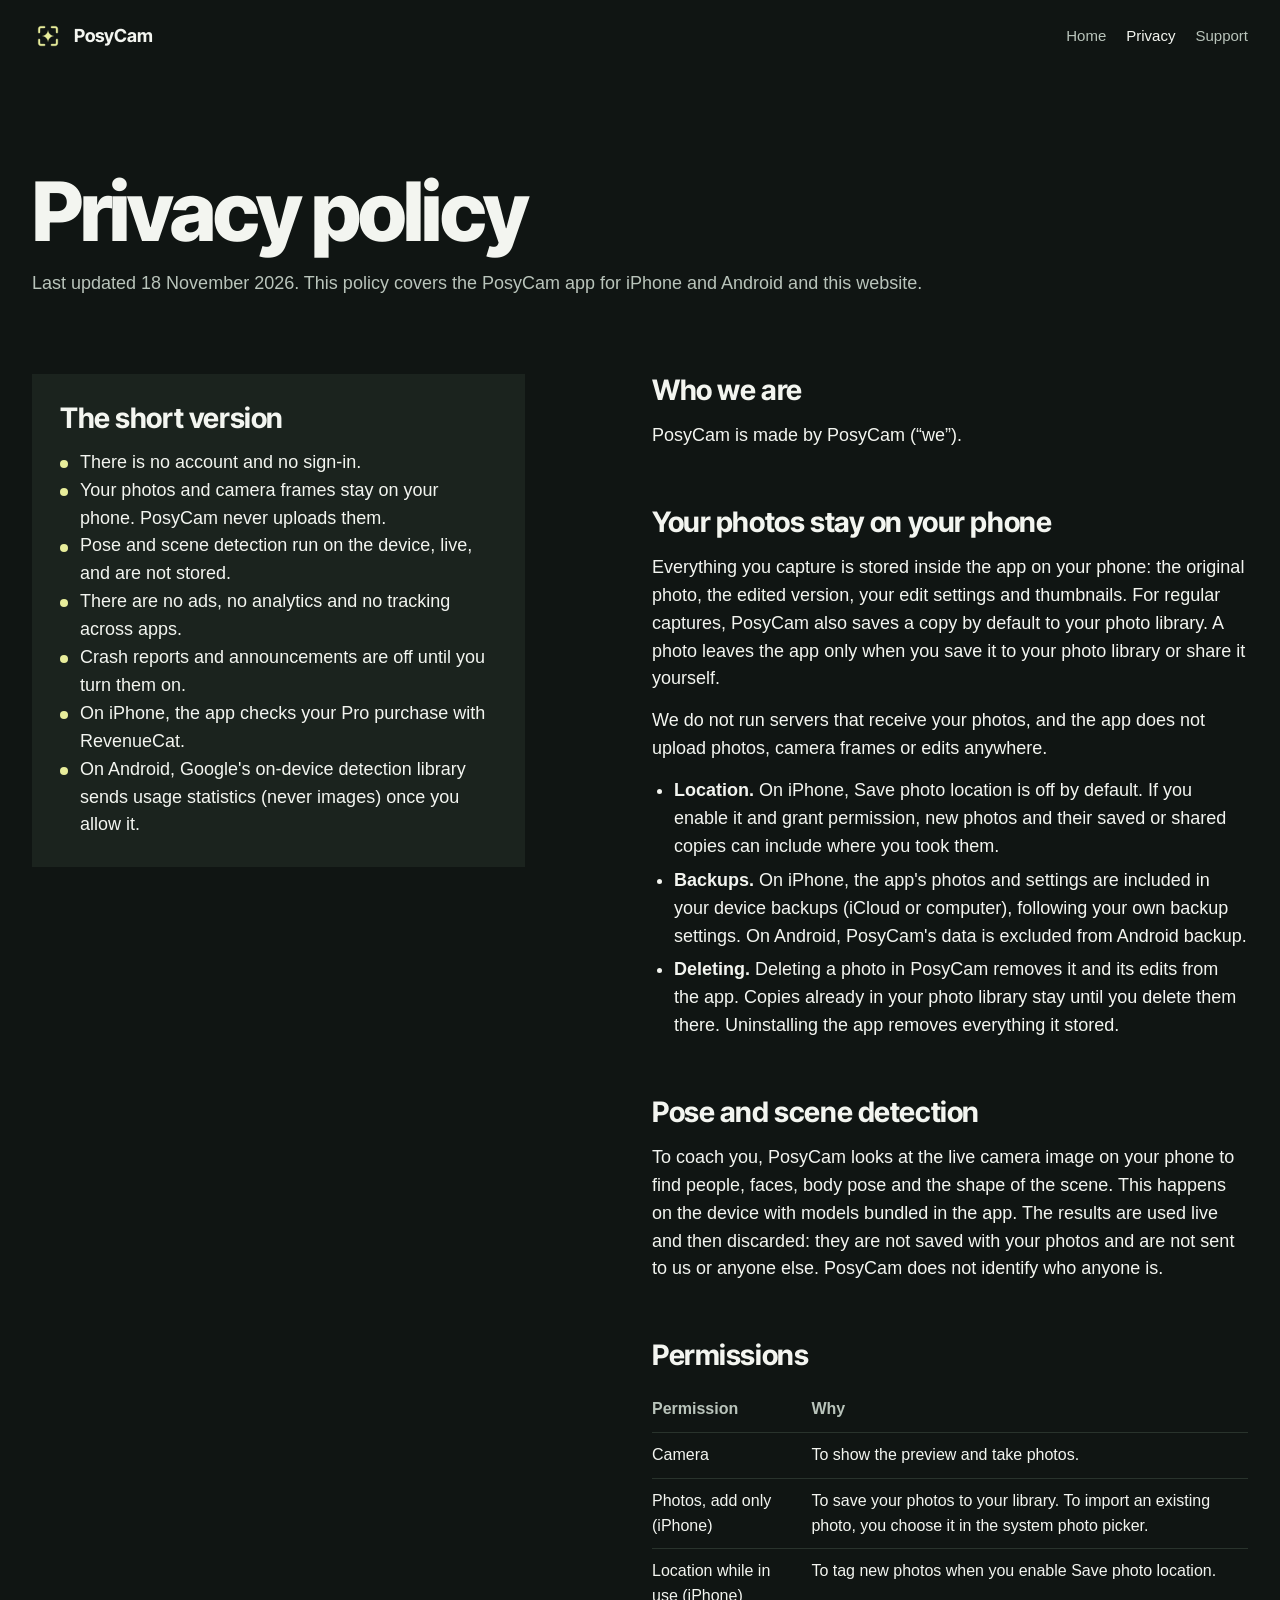
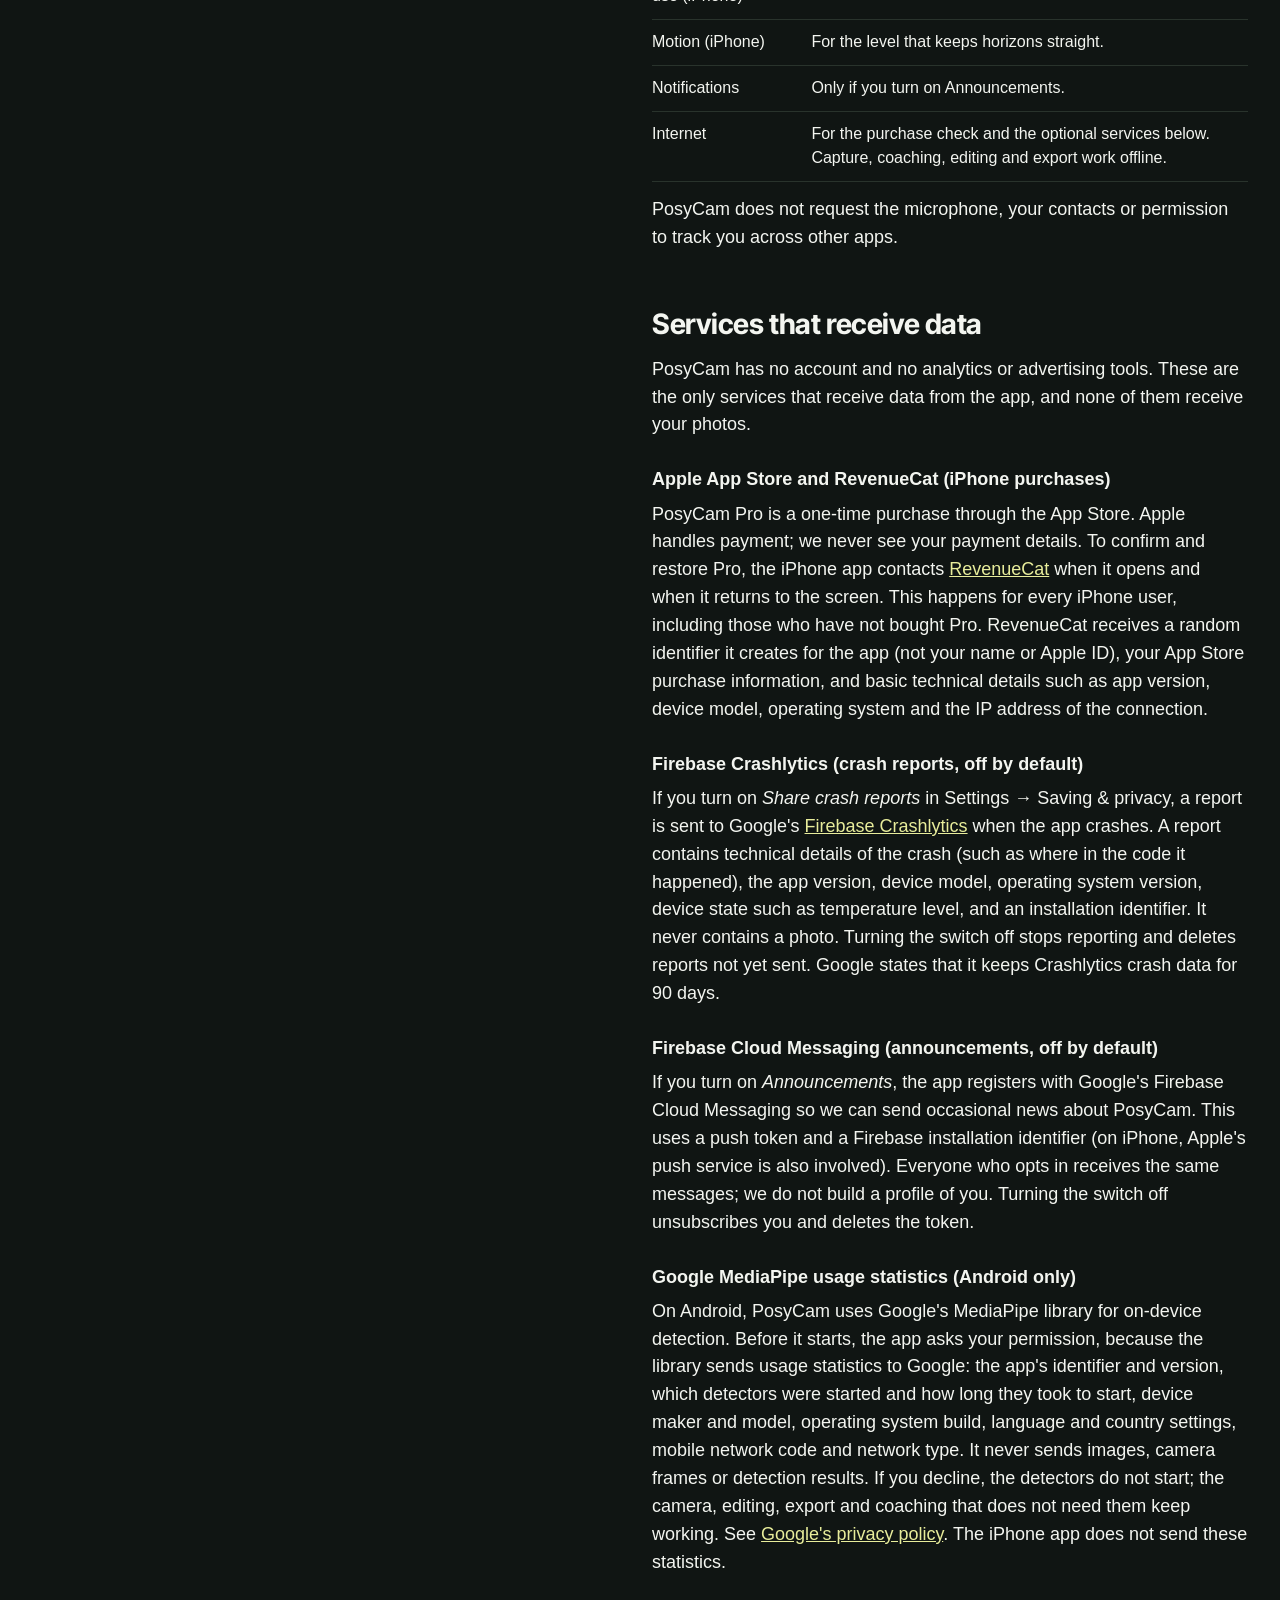
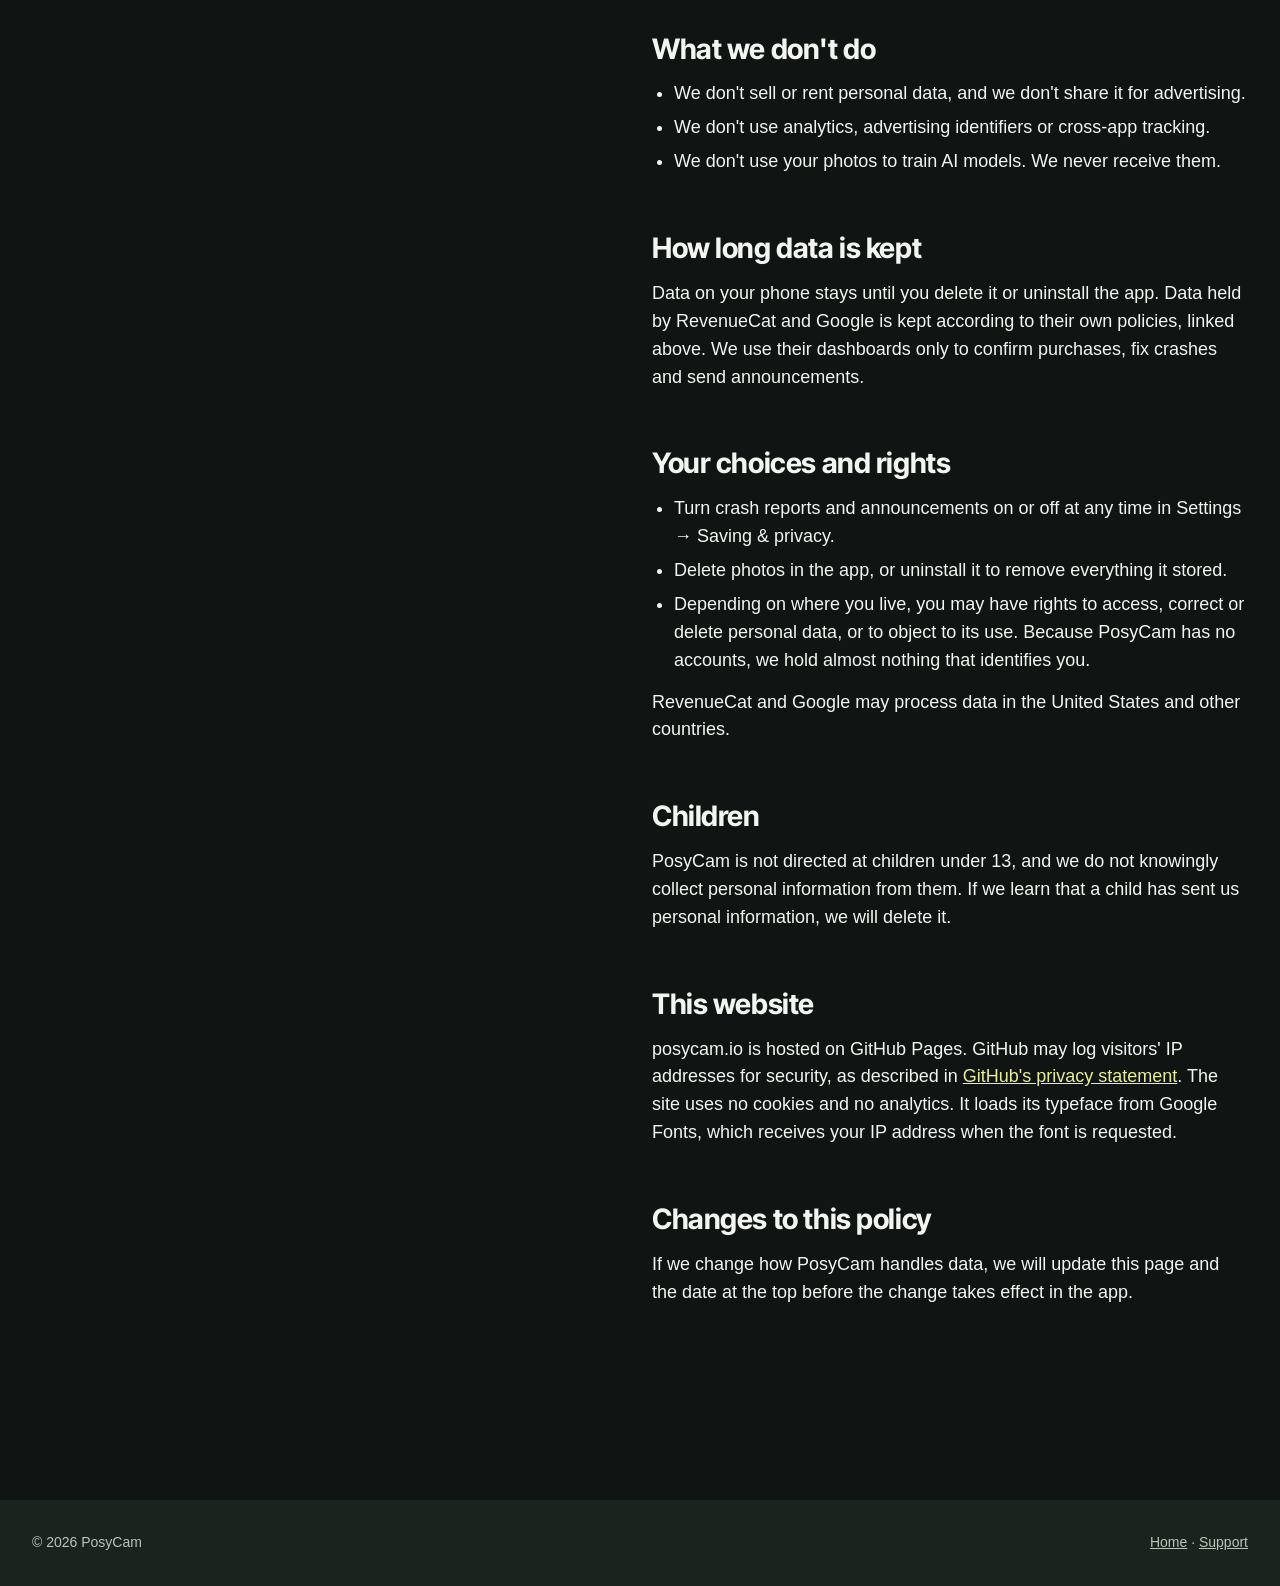
<file: privacy/index.html>
<!doctype html>
<html lang="en">
<head>
  <meta charset="utf-8">
  <meta name="viewport" content="width=device-width, initial-scale=1">
  <title>Privacy policy · PosyCam</title>
  <meta name="description" content="How PosyCam handles your data: photos stay on your phone, no account, no ads or analytics, and optional services are off by default.">
  <link rel="canonical" href="https://posycam.io/privacy/">
  <meta name="theme-color" content="#101513">
  <link rel="icon" href="../assets/img/apple-touch-icon.png" type="image/png">
  <link rel="apple-touch-icon" href="../assets/img/apple-touch-icon.png">
  <link rel="preconnect" href="https://fonts.googleapis.com">
  <link rel="preconnect" href="https://fonts.gstatic.com" crossorigin>
  <link rel="stylesheet" href="https://fonts.googleapis.com/css2?family=Inter+Tight:wght@500;700;800&display=swap">
  <link rel="stylesheet" href="../assets/css/site.css">
</head>
<body>
  <a class="skip" href="#main">Skip to content</a>
  <header class="bar">
    <a class="wordmark" href="../index.html"><img src="../assets/img/apple-touch-icon.png" width="32" height="32" alt="">PosyCam</a>
    <nav aria-label="Site">
      <a href="../index.html">Home</a>
      <a href="../privacy/index.html" aria-current="page">Privacy</a>
      <a href="../support/index.html">Support</a>
    </nav>
  </header>

  <main id="main" class="doc">
    <div class="doc__head">
      <h1 class="display">Privacy policy</h1>
      <p>Last updated 18 November 2026. This policy covers the PosyCam app for iPhone and Android and this website.</p>
    </div>

    <aside class="doc__summary" aria-labelledby="summary-title">
      <h2 id="summary-title">The short version</h2>
      <ul>
        <li>There is no account and no sign-in.</li>
        <li>Your photos and camera frames stay on your phone. PosyCam never uploads them.</li>
        <li>Pose and scene detection run on the device, live, and are not stored.</li>
        <li>There are no ads, no analytics and no tracking across apps.</li>
        <li>Crash reports and announcements are off until you turn them on.</li>
        <li>On iPhone, the app checks your Pro purchase with RevenueCat.</li>
        <li>On Android, Google's on-device detection library sends usage statistics (never images) once you allow it.</li>
      </ul>
    </aside>

    <div class="doc__body">
      <h2 id="who">Who we are</h2>
      <p>PosyCam is made by PosyCam (“we”).</p>

      <h2 id="photos">Your photos stay on your phone</h2>
      <p>Everything you capture is stored inside the app on your phone: the original photo, the edited version, your edit settings and thumbnails. For regular captures, PosyCam also saves a copy by default to your photo library. A photo leaves the app only when you save it to your photo library or share it yourself.</p>
      <p>We do not run servers that receive your photos, and the app does not upload photos, camera frames or edits anywhere.</p>
      <ul>
        <li><strong>Location.</strong> On iPhone, Save photo location is off by default. If you enable it and grant permission, new photos and their saved or shared copies can include where you took them.</li>
        <li><strong>Backups.</strong> On iPhone, the app's photos and settings are included in your device backups (iCloud or computer), following your own backup settings. On Android, PosyCam's data is excluded from Android backup.</li>
        <li><strong>Deleting.</strong> Deleting a photo in PosyCam removes it and its edits from the app. Copies already in your photo library stay until you delete them there. Uninstalling the app removes everything it stored.</li>
      </ul>

      <h2 id="detection">Pose and scene detection</h2>
      <p>To coach you, PosyCam looks at the live camera image on your phone to find people, faces, body pose and the shape of the scene. This happens on the device with models bundled in the app. The results are used live and then discarded: they are not saved with your photos and are not sent to us or anyone else. PosyCam does not identify who anyone is.</p>

      <h2 id="permissions">Permissions</h2>
      <table>
        <thead><tr><th scope="col">Permission</th><th scope="col">Why</th></tr></thead>
        <tbody>
          <tr><td>Camera</td><td>To show the preview and take photos.</td></tr>
          <tr><td>Photos, add only (iPhone)</td><td>To save your photos to your library. To import an existing photo, you choose it in the system photo picker.</td></tr>
          <tr><td>Location while in use (iPhone)</td><td>To tag new photos when you enable Save photo location.</td></tr>
          <tr><td>Motion (iPhone)</td><td>For the level that keeps horizons straight.</td></tr>
          <tr><td>Notifications</td><td>Only if you turn on Announcements.</td></tr>
          <tr><td>Internet</td><td>For the purchase check and the optional services below. Capture, coaching, editing and export work offline.</td></tr>
        </tbody>
      </table>
      <p>PosyCam does not request the microphone, your contacts or permission to track you across other apps.</p>

      <h2 id="third-parties">Services that receive data</h2>
      <p>PosyCam has no account and no analytics or advertising tools. These are the only services that receive data from the app, and none of them receive your photos.</p>

      <h3>Apple App Store and RevenueCat (iPhone purchases)</h3>
      <p>PosyCam Pro is a one-time purchase through the App Store. Apple handles payment; we never see your payment details. To confirm and restore Pro, the iPhone app contacts <a href="https://www.revenuecat.com/privacy/">RevenueCat</a> when it opens and when it returns to the screen. This happens for every iPhone user, including those who have not bought Pro. RevenueCat receives a random identifier it creates for the app (not your name or Apple ID), your App Store purchase information, and basic technical details such as app version, device model, operating system and the IP address of the connection.</p>

      <h3>Firebase Crashlytics (crash reports, off by default)</h3>
      <p>If you turn on <em>Share crash reports</em> in Settings → Saving &amp; privacy, a report is sent to Google's <a href="https://firebase.google.com/support/privacy">Firebase Crashlytics</a> when the app crashes. A report contains technical details of the crash (such as where in the code it happened), the app version, device model, operating system version, device state such as temperature level, and an installation identifier. It never contains a photo. Turning the switch off stops reporting and deletes reports not yet sent. Google states that it keeps Crashlytics crash data for 90 days.</p>

      <h3>Firebase Cloud Messaging (announcements, off by default)</h3>
      <p>If you turn on <em>Announcements</em>, the app registers with Google's Firebase Cloud Messaging so we can send occasional news about PosyCam. This uses a push token and a Firebase installation identifier (on iPhone, Apple's push service is also involved). Everyone who opts in receives the same messages; we do not build a profile of you. Turning the switch off unsubscribes you and deletes the token.</p>

      <h3>Google MediaPipe usage statistics (Android only)</h3>
      <p>On Android, PosyCam uses Google's MediaPipe library for on-device detection. Before it starts, the app asks your permission, because the library sends usage statistics to Google: the app's identifier and version, which detectors were started and how long they took to start, device maker and model, operating system build, language and country settings, mobile network code and network type. It never sends images, camera frames or detection results. If you decline, the detectors do not start; the camera, editing, export and coaching that does not need them keep working. See <a href="https://policies.google.com/privacy">Google's privacy policy</a>. The iPhone app does not send these statistics.</p>

      <h2 id="not">What we don't do</h2>
      <ul>
        <li>We don't sell or rent personal data, and we don't share it for advertising.</li>
        <li>We don't use analytics, advertising identifiers or cross-app tracking.</li>
        <li>We don't use your photos to train AI models. We never receive them.</li>
      </ul>

      <h2 id="retention">How long data is kept</h2>
      <p>Data on your phone stays until you delete it or uninstall the app. Data held by RevenueCat and Google is kept according to their own policies, linked above. We use their dashboards only to confirm purchases, fix crashes and send announcements.</p>

      <h2 id="rights">Your choices and rights</h2>
      <ul>
        <li>Turn crash reports and announcements on or off at any time in Settings → Saving &amp; privacy.</li>
        <li>Delete photos in the app, or uninstall it to remove everything it stored.</li>
        <li>Depending on where you live, you may have rights to access, correct or delete personal data, or to object to its use. Because PosyCam has no accounts, we hold almost nothing that identifies you.</li>
      </ul>
      <p>RevenueCat and Google may process data in the United States and other countries.</p>

      <h2 id="children">Children</h2>
      <p>PosyCam is not directed at children under 13, and we do not knowingly collect personal information from them. If we learn that a child has sent us personal information, we will delete it.</p>

      <h2 id="website">This website</h2>
      <p>posycam.io is hosted on GitHub Pages. GitHub may log visitors' IP addresses for security, as described in <a href="https://docs.github.com/en/site-policy/privacy-policies/github-general-privacy-statement">GitHub's privacy statement</a>. The site uses no cookies and no analytics. It loads its typeface from Google Fonts, which receives your IP address when the font is requested.</p>

      <h2 id="changes">Changes to this policy</h2>
      <p>If we change how PosyCam handles data, we will update this page and the date at the top before the change takes effect in the app.</p>
    </div>
  </main>

  <footer class="doc__foot">
    <span>© 2026 PosyCam</span>
    <span><a href="../index.html">Home</a> · <a href="../support/index.html">Support</a></span>
  </footer>
</body>
</html>
</file>
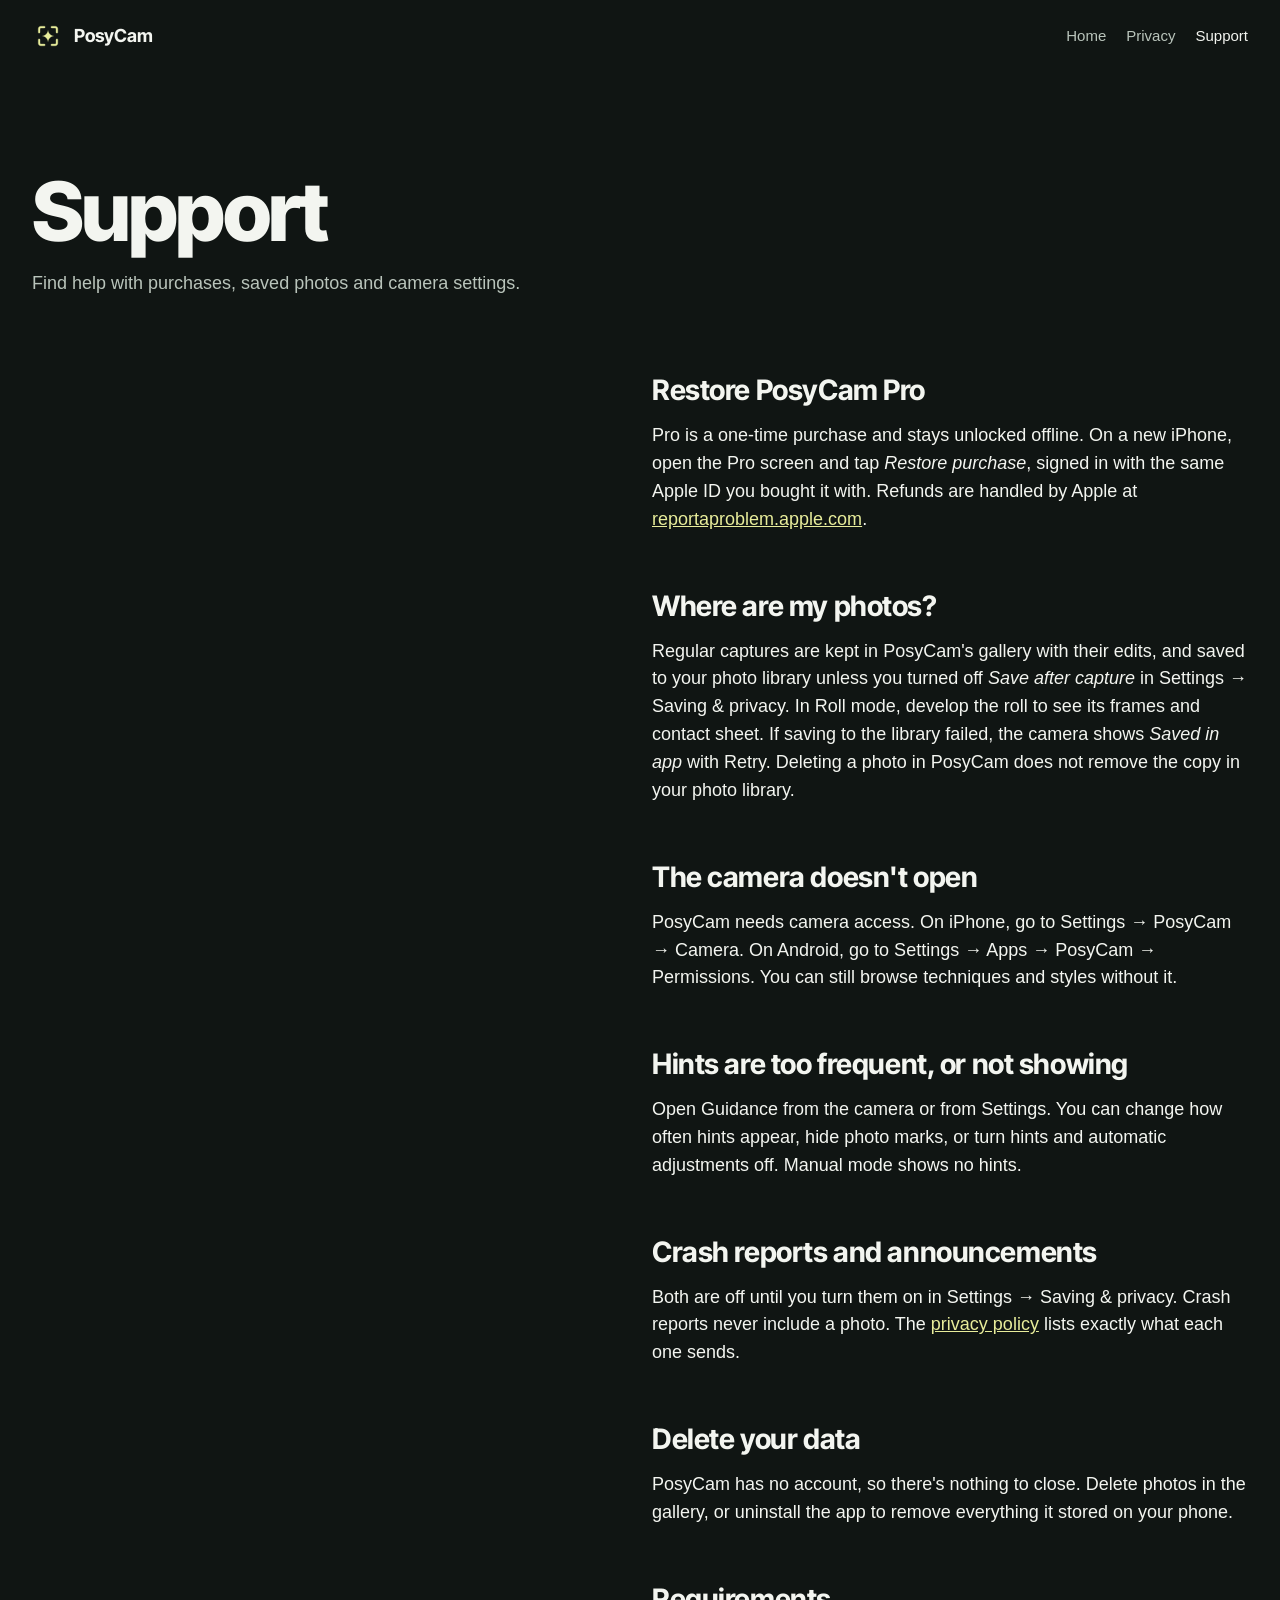
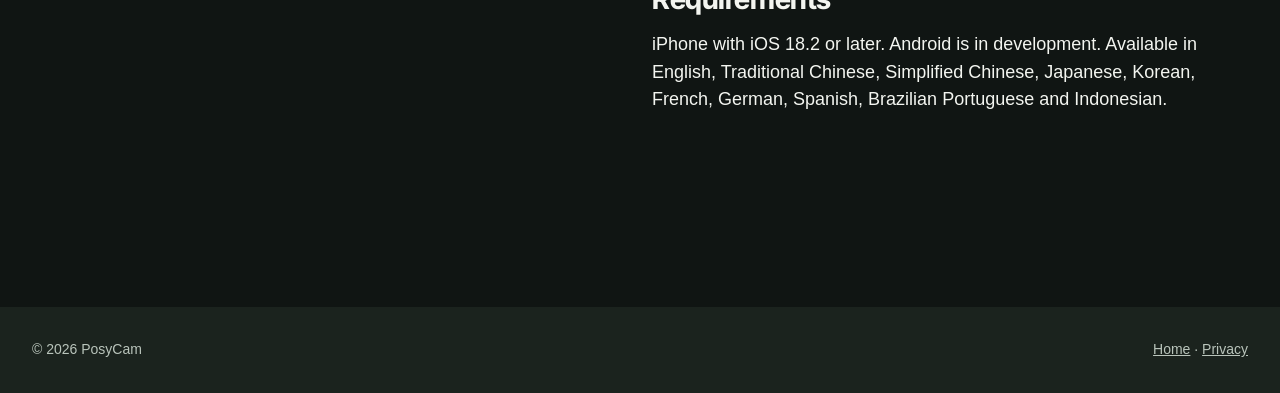
<file: support/index.html>
<!doctype html>
<html lang="en">
<head>
  <meta charset="utf-8">
  <meta name="viewport" content="width=device-width, initial-scale=1">
  <title>Support · PosyCam</title>
  <meta name="description" content="Help with PosyCam: restoring Pro, where photos are saved, permissions and privacy settings.">
  <link rel="canonical" href="https://posycam.io/support/">
  <meta name="theme-color" content="#101513">
  <link rel="icon" href="../assets/img/apple-touch-icon.png" type="image/png">
  <link rel="apple-touch-icon" href="../assets/img/apple-touch-icon.png">
  <link rel="preconnect" href="https://fonts.googleapis.com">
  <link rel="preconnect" href="https://fonts.gstatic.com" crossorigin>
  <link rel="stylesheet" href="https://fonts.googleapis.com/css2?family=Inter+Tight:wght@500;700;800&display=swap">
  <link rel="stylesheet" href="../assets/css/site.css">
</head>
<body>
  <a class="skip" href="#main">Skip to content</a>
  <header class="bar">
    <a class="wordmark" href="../index.html"><img src="../assets/img/apple-touch-icon.png" width="32" height="32" alt="">PosyCam</a>
    <nav aria-label="Site">
      <a href="../index.html">Home</a>
      <a href="../privacy/index.html">Privacy</a>
      <a href="../support/index.html" aria-current="page">Support</a>
    </nav>
  </header>

  <main id="main" class="doc">
    <div class="doc__head">
      <h1 class="display">Support</h1>
      <p>Find help with purchases, saved photos and camera settings.</p>
    </div>

    <div class="doc__body">
      <h2 id="restore">Restore PosyCam Pro</h2>
      <p>Pro is a one-time purchase and stays unlocked offline. On a new iPhone, open the Pro screen and tap <em>Restore purchase</em>, signed in with the same Apple ID you bought it with. Refunds are handled by Apple at <a href="https://reportaproblem.apple.com">reportaproblem.apple.com</a>.</p>

      <h2 id="photos">Where are my photos?</h2>
      <p>Regular captures are kept in PosyCam's gallery with their edits, and saved to your photo library unless you turned off <em>Save after capture</em> in Settings → Saving &amp; privacy. In Roll mode, develop the roll to see its frames and contact sheet. If saving to the library failed, the camera shows <em>Saved in app</em> with Retry. Deleting a photo in PosyCam does not remove the copy in your photo library.</p>

      <h2 id="camera">The camera doesn't open</h2>
      <p>PosyCam needs camera access. On iPhone, go to Settings → PosyCam → Camera. On Android, go to Settings → Apps → PosyCam → Permissions. You can still browse techniques and styles without it.</p>

      <h2 id="coaching">Hints are too frequent, or not showing</h2>
      <p>Open Guidance from the camera or from Settings. You can change how often hints appear, hide photo marks, or turn hints and automatic adjustments off. Manual mode shows no hints.</p>

      <h2 id="privacy">Crash reports and announcements</h2>
      <p>Both are off until you turn them on in Settings → Saving &amp; privacy. Crash reports never include a photo. The <a href="../privacy/index.html">privacy policy</a> lists exactly what each one sends.</p>

      <h2 id="delete">Delete your data</h2>
      <p>PosyCam has no account, so there's nothing to close. Delete photos in the gallery, or uninstall the app to remove everything it stored on your phone.</p>

      <h2 id="requirements">Requirements</h2>
      <p>iPhone with iOS 18.2 or later. Android is in development. Available in English, Traditional Chinese, Simplified Chinese, Japanese, Korean, French, German, Spanish, Brazilian Portuguese and Indonesian.</p>
    </div>
  </main>

  <footer class="doc__foot">
    <span>© 2026 PosyCam</span>
    <span><a href="../index.html">Home</a> · <a href="../privacy/index.html">Privacy</a></span>
  </footer>
</body>
</html>
</file>
<file: assets/css/site.css>
/* PosyCam site. Colours and display face come from the app's "Quiet viewfinder" tokens
   (camera-app-2/design/prototype/tokens.json). Every value below references these tokens. */

:root {
  --bg: #101513;
  --surface: #1B231E;
  --raised: #29332C;
  --ink: #F3F5F0;
  --muted: #B9C4BB;
  --accent: #E8ED9B;
  --on-accent: #182214;
  --matte: #080B09;
  --scrim: #101513ED;

  --display: "Inter Tight", -apple-system, BlinkMacSystemFont, "Segoe UI", Roboto, Helvetica, Arial, sans-serif;
  --text: -apple-system, BlinkMacSystemFont, "Segoe UI", Roboto, Helvetica, Arial, sans-serif;

  /* Five sizes do all the visible work. */
  --s-1: clamp(72px, 16vw, 280px);
  --s-2: clamp(44px, 6.4vw, 108px);
  --s-3: clamp(22px, 2.2vw, 32px);
  --s-4: 18px;
  --s-5: 14px;

  --m: clamp(16px, 2.5vw, 32px);
  --gap: clamp(120px, 14vw, 200px);

  --ease-out: cubic-bezier(0.22, 1, 0.36, 1);
  --ease-soft: cubic-bezier(0.33, 1, 0.68, 1);
  --t-press: 140ms;
  --t-hover: 180ms;
  --t-reveal: 800ms;

  color-scheme: dark;
}

*, *::before, *::after { box-sizing: border-box; }
html { -webkit-text-size-adjust: 100%; scroll-behavior: smooth; }
body {
  margin: 0;
  background: var(--bg);
  color: var(--ink);
  font: 400 var(--s-4)/1.55 var(--text);
  -webkit-font-smoothing: antialiased;
  overflow-x: clip;
}
img { display: block; max-width: 100%; height: auto; }
a { color: inherit; }
button { font: inherit; color: inherit; }
h1, h2, h3, p, ul, ol, dl, dd, figure, blockquote { margin: 0; }
ul, ol { padding: 0; list-style: none; }
::selection { background: var(--accent); color: var(--on-accent); }
:focus-visible { outline: 3px solid var(--accent); outline-offset: 3px; }

.vh {
  position: absolute !important; width: 1px; height: 1px; overflow: hidden; /* taste-skill-ignore: visually-hidden helper, not a rule */
  clip: rect(0 0 0 0); clip-path: inset(50%); white-space: nowrap;
}
.skip { position: absolute; left: var(--m); top: -100px; background: var(--accent); color: var(--on-accent); padding: 12px 16px; z-index: 50; }
.skip:focus { top: var(--m); }

.display { font-family: var(--display); font-weight: 800; letter-spacing: -0.035em; line-height: 0.92; }

/* Buttons: square corners, one fill. */
.btn {
  display: inline-flex; align-items: center; justify-content: center; gap: 10px;
  min-height: 52px; padding: 0 24px;
  background: var(--accent); color: var(--on-accent);
  font: 700 var(--s-4)/1 var(--text); text-decoration: none;
  border: 0; cursor: pointer;
  transition: transform var(--t-press) var(--ease-out), background-color var(--t-hover) ease;
}
.btn:hover { background: var(--ink); }
.btn:active { transform: scale(0.97); }
.link {
  text-decoration: underline; text-decoration-thickness: 2px; text-underline-offset: 5px;
  text-decoration-color: color-mix(in srgb, currentColor 40%, transparent);
  transition: text-decoration-color var(--t-hover) ease, color var(--t-hover) ease;
}
.link:hover { text-decoration-color: currentColor; color: var(--accent); }

/* ---------- Hero: card over a dim room ---------- */
.hero { position: relative; min-height: 100svh; display: grid; align-items: center; padding: var(--m); overflow: clip; }
.hero__photo { position: absolute; inset: 0; width: 100%; height: 100%; object-fit: cover; object-position: 70% 40%; filter: brightness(0.62); transform-origin: 72% 40%; }
.hero__card {
  position: relative; z-index: 1;
  width: min(100%, 60vw, 940px); min-height: 66svh; margin-left: 6vw;
  background: var(--surface); padding: clamp(24px, 2.6vw, 40px);
  display: flex; flex-direction: column; gap: 28px;
}
.hero__title { font-size: var(--s-2); max-width: 11ch; }
.hero__facts { font: 700 var(--s-3)/1.12 var(--display); letter-spacing: -0.015em; }
.hero__facts span { display: block; }
.hero__lede { max-width: 38ch; }
.hero__foot { margin-top: auto; display: grid; grid-template-columns: 1fr auto 1fr; align-items: center; gap: 16px; }
.hero__foot > :last-child { justify-self: end; }
.wordmark { display: inline-flex; align-items: center; gap: 10px; font: 700 var(--s-4)/1 var(--display); letter-spacing: -0.01em; text-decoration: none; }
.wordmark img { width: 32px; height: 32px; }

/* ---------- Showcase: one frame, three choices ---------- */
.showcase { position: relative; margin-top: var(--gap); }
.showcase__markers { position: absolute; inset: 0; pointer-events: none; }
.showcase__markers span { position: absolute; left: 0; width: 1px; height: 1px; } /* taste-skill-ignore: invisible scroll markers */
.showcase__markers span:nth-child(1) { top: 0; }
.showcase__markers span:nth-child(2) { top: 33%; }
.showcase__markers span:nth-child(3) { top: 66%; }
.stage {
  padding: 0 var(--m);
  display: grid; justify-items: center; gap: 24px;
}
.stage__title { display: contents; }
.stage__half { font-size: var(--s-2); text-align: center; }
@property --r {
  syntax: "<number>";
  inherits: false;
  initial-value: 0.8;
}
.viewfinder {
  --r: 0.8;
  transition: --r 320ms ease-in-out;
  width: min(66vw, calc(36svh * var(--r))); aspect-ratio: var(--r);
  background: var(--matte); overflow: hidden; position: relative;
}
.viewfinder img { width: 100%; height: 100%; object-fit: cover; transition: opacity 260ms ease, filter 400ms ease; }
.viewfinder img.is-swapping { opacity: 0; }
.viewfinder[data-style="harbor"] img { filter: sepia(0.22) saturate(1.2) contrast(1.06) brightness(1.03) hue-rotate(-8deg); }
.viewfinder[data-style="street"] img { filter: grayscale(1) contrast(1.18) brightness(1.02); }

.coach { background: var(--surface); padding: 14px 18px; width: min(100%, 420px); font: 600 16px/1.35 var(--text); }
.coach b { color: var(--accent); font-weight: 700; margin-right: 8px; }
.controls { width: min(100%, 420px); display: grid; gap: 18px; }
.controls__group { display: grid; gap: 8px; }
.controls__label { font: 600 var(--s-5)/1.2 var(--text); color: var(--muted); transition: color var(--t-hover) ease; }
.controls__group.is-live .controls__label { color: var(--accent); }
.chips { display: flex; flex-wrap: wrap; gap: 6px; }
.chip {
  min-height: 40px; padding: 0 14px; border: 0; cursor: pointer;
  background: var(--raised); color: var(--ink); font: 600 15px/1 var(--text);
  transition: background-color var(--t-hover) ease, color var(--t-hover) ease, transform var(--t-press) var(--ease-out);
}
.chip:hover { background: #34403A; }
.chip:active { transform: scale(0.96); }
.chip[aria-pressed="true"] { background: var(--accent); color: var(--on-accent); }
.stage__note { color: var(--muted); font-size: var(--s-5); max-width: 40ch; }

@media (min-width: 960px) {
  .showcase { height: 300vh; }
  .stage {
    position: sticky; top: 0; height: 100svh;
    grid-template-columns: 1fr auto 1fr; grid-template-rows: auto 1fr auto;
    align-items: center; column-gap: clamp(24px, 3vw, 56px); row-gap: 0;
    padding-top: 2svh; padding-bottom: 2svh;
  }
  .stage__half--top { grid-column: 1 / -1; grid-row: 1; position: relative; z-index: 2; }
  .stage__half--bottom { grid-column: 1 / -1; grid-row: 3; margin-top: -0.3em; position: relative; z-index: 2; }
  .viewfinder { grid-column: 2; grid-row: 2; width: min(30vw, calc(52svh * var(--r))); }
  .stage__left { grid-column: 1; grid-row: 2; justify-self: end; display: grid; gap: 16px; }
  .stage__right { grid-column: 3; grid-row: 2; justify-self: start; align-self: center; }
  .stage__half--bottom { color: var(--ink); }
}

/* ---------- Technique counts ---------- */
.lineup { margin-top: var(--gap); padding: 0 var(--m); }
.lineup__intro { font: 700 var(--s-3)/1.15 var(--display); letter-spacing: -0.015em; color: var(--muted); max-width: 30ch; }
.lineup details { padding-block: 0.75rem; border-bottom: 1px solid currentColor; }
.lineup summary { cursor: pointer; }
.lineup details p { max-width: 68ch; margin-top: 0.5rem; }
.lineup dl { display: grid; grid-template-columns: repeat(4, 1fr); gap: 1rem; margin: 1.5rem 0 0; }
.lineup dd { margin: 0; font: 700 var(--s-2)/1.1 var(--display); color: var(--accent); }
@media (max-width: 760px) {
  .lineup dl { grid-template-columns: repeat(2, 1fr); }
}

/* ---------- How it works: one verb at a time ---------- */
.verbs { margin-top: var(--gap); }
.verb-panel { position: relative; height: 100svh; overflow: clip; }
.verb-panel img { position: absolute; inset: 0; width: 100%; height: 100%; object-fit: cover; filter: brightness(0.55); }
.verb-panel { display: grid; place-items: center; }
.verb-panel__word {
  position: relative; z-index: 1; margin-bottom: 12svh;
  font-size: var(--s-1); text-align: center; color: var(--ink);
}
.verb-panel__text {
  position: absolute; left: var(--m); bottom: var(--m); z-index: 2;
  max-width: 34ch; background: var(--scrim); padding: 18px 20px;
}
.verb-panel__credit { position: absolute; right: var(--m); bottom: var(--m); z-index: 2; font-size: var(--s-5); color: var(--muted); }
.verb-panel__credit a { color: inherit; }
@media (max-width: 760px) {
  .verb-panel__text { right: var(--m); max-width: none; bottom: calc(var(--m) + 28px); }
  .verb-panel__credit { left: var(--m); right: auto; bottom: 12px; }
}

/* ---------- Privacy promises: title pinned in its column, portraits pass beside it ---------- */
.promises { margin-top: var(--gap); padding: 0 var(--m); display: grid; grid-template-columns: repeat(12, minmax(0, 1fr)); column-gap: 24px; }
.promises__title { grid-column: 1 / 7; align-self: start; position: sticky; top: 0; height: 100svh; display: flex; align-items: center; }
.promises__title h2 { font-size: var(--s-1); line-height: 0.85; color: var(--ink); }
.promises__list { grid-column: 8 / 13; display: grid; gap: 22svh; padding: 18svh 0; }
.promise { width: 82%; }
.promise:nth-child(even) { margin-left: 18%; }
.promise img { width: 100%; aspect-ratio: 4 / 5; object-fit: cover; }
.promise h3 { font: 700 var(--s-3)/1.2 var(--display); letter-spacing: -0.015em; margin-top: 20px; }
.promise p.role { font-size: var(--s-5); color: var(--muted); margin-top: 4px; }
.promise p.what { max-width: 34ch; margin-top: 10px; }
@media (max-width: 860px) {
  .promises__title { grid-column: 1 / -1; position: static; height: auto; }
  .promises__title h2 { font-size: var(--s-1); }
  .promises__list { grid-column: 1 / -1; gap: 72px; padding: 48px 0 0; }
  .promise { width: 80%; }
  .promise:nth-child(even) { margin-left: auto; }
}

/* ---------- Pricing: the ticket ---------- */
.pricing { margin-top: var(--gap); background: var(--surface); padding: clamp(96px, 10vw, 160px) var(--m); display: grid; justify-items: center; gap: 56px; }
.pricing__head { width: min(100%, 64vw); display: grid; gap: 20px; }
.pricing__head h2 { font-size: var(--s-2); }
.pricing__head p { max-width: 60ch; }
.ticket {
  --notch: 28px;
  position: relative; width: min(100%, 64vw); aspect-ratio: 2.3 / 1;
  display: grid; grid-template-columns: 6fr 4fr;
  background: var(--accent); color: var(--on-accent);
}
.ticket__main { padding: 40px; display: flex; flex-direction: column; justify-content: space-between; gap: 24px; }
.ticket__main h3 { font-size: var(--s-2); }
.ticket__main ul { display: grid; grid-template-columns: 1fr 1fr; gap: 6px 28px; font-size: var(--s-4); font-weight: 600; }
.ticket__stub { padding: 40px 28px; display: flex; flex-direction: column; justify-content: center; align-items: stretch; gap: 8px; text-align: center; }
.ticket__price { font-size: var(--s-2); font-variant-numeric: tabular-nums; }
.ticket__once { font-weight: 600; margin-bottom: 20px; }
.ticket .btn { background: var(--bg); color: var(--accent); width: 100%; min-height: 56px; }
.ticket .btn:hover { background: var(--on-accent); }
.ticket__notch { position: absolute; width: var(--notch); height: var(--notch); border-radius: 50%; background: var(--surface); left: 60%; transform: translateX(-50%); }
.ticket__notch--top { top: calc(var(--notch) / -2); }
.ticket__notch--bottom { bottom: calc(var(--notch) / -2); }
.ticket__perf { position: absolute; left: 60%; top: 26px; bottom: 26px; transform: translateX(-50%); display: flex; flex-direction: column; justify-content: space-between; }
.ticket__perf i { display: block; width: 6px; height: 6px; border-radius: 50%; background: var(--surface); }
@media (max-width: 860px) {
  .pricing__head { width: 100%; }
  .ticket { --stub-h: 260px; width: 100%; aspect-ratio: auto; grid-template-columns: 1fr; }
  .ticket__stub { height: var(--stub-h); padding: 64px 28px 28px; justify-content: flex-start; }
  .ticket__main { padding: 40px 28px 32px; }
  .ticket__main h3 { font-size: var(--s-2); }
  .ticket__main ul { grid-template-columns: 1fr; }
  .ticket__price { font-size: var(--s-2); }
  .ticket__once { margin-bottom: 16px; }
  .ticket__notch { top: auto; bottom: var(--stub-h); transform: translateY(50%); }
  .ticket__notch--top { left: calc(var(--notch) / -2); }
  .ticket__notch--bottom { left: auto; right: calc(var(--notch) / -2); }
  .ticket__perf { top: auto; bottom: var(--stub-h); left: 26px; right: 26px; flex-direction: row; transform: translateY(50%); }
}

/* ---------- Questions: index and one answer ---------- */
.faq { margin-top: var(--gap); padding: 0 var(--m); display: grid; grid-template-columns: repeat(12, minmax(0, 1fr)); column-gap: 24px; }
.faq__list { grid-column: 1 / 6; display: grid; gap: 18px; align-content: start; }
.faq__heading { font: 400 var(--s-4)/1.4 var(--text); color: var(--muted); }
.faq__q {
  display: flex; gap: 14px; align-items: baseline; width: 100%; text-align: left;
  background: none; border: 0; padding: 0; cursor: pointer;
  font: 500 var(--s-4)/1.4 var(--text); color: var(--muted);
  transition: color var(--t-hover) ease;
}
.faq__q::before { content: ""; flex: none; width: 8px; height: 8px; border-radius: 50%; background: var(--muted); transform: translateY(-2px); transition: background-color var(--t-hover) ease, transform var(--t-press) var(--ease-out); }
.faq__q:hover { color: var(--ink); }
.faq__q[aria-expanded="true"] { color: var(--ink); }
.faq__q[aria-expanded="true"]::before { background: var(--accent); transform: translateY(-2px) scale(1.25); }
.faq__a { padding: 10px 0 6px 22px; font-size: var(--s-4); line-height: 1.45; max-width: 60ch; }
.faq__pane { display: none; }
@media (min-width: 900px) {
  html.js .faq__a { display: none; }
  html.js .faq__pane {
    display: block; grid-column: 7 / 13; position: sticky; top: 120px; align-self: start;
    font: 400 var(--s-3)/1.3 var(--text); max-width: 30ch;
    transition: opacity 150ms ease;
  }
  html.js .faq__pane.is-swapping { opacity: 0; }
}
@media (max-width: 899px) {
  .faq__list { grid-column: 1 / -1; }
  html.js .faq__a[hidden] { display: none; }
}

/* ---------- Footer: name first ---------- */
.foot { margin-top: var(--gap); background: var(--surface); padding: clamp(56px, 6vw, 96px) var(--m) var(--m); min-height: 90svh; display: flex; flex-direction: column; }
.foot__name { font-size: var(--s-1); line-height: 0.8; white-space: nowrap; }
.foot__row { margin-top: 72px; display: grid; grid-template-columns: repeat(12, minmax(0, 1fr)); column-gap: 24px; row-gap: 48px; }
.foot__places { grid-column: 1 / 6; display: grid; gap: 8px; font: 700 var(--s-3)/1.2 var(--display); letter-spacing: -0.015em; }
.foot__places a { color: var(--accent); text-decoration: none; transition: color var(--t-hover) ease; }
.foot__places a:hover { color: var(--ink); }
.foot__cols { grid-column: 7 / 13; display: grid; grid-template-columns: repeat(3, 1fr); gap: 24px; font-size: var(--s-4); }
.foot__cols h3 { font: 600 var(--s-5)/1.4 var(--text); color: var(--muted); margin-bottom: 8px; }
.foot__cols li { margin-bottom: 6px; }
.foot__cols a { text-decoration: none; }
.foot__cols a:hover { color: var(--accent); }
.foot__legal { margin-top: auto; padding-top: 96px; display: flex; justify-content: space-between; gap: 24px; font-size: var(--s-5); color: var(--muted); }
.foot__legal p { max-width: 80ch; }
.foot__legal a { color: inherit; }
@media (max-width: 760px) {
  .foot__name { font-size: var(--s-1); }
  .foot__places { grid-column: 1 / -1; font-size: var(--s-3); }
  .foot__cols { grid-column: 1 / -1; grid-template-columns: 1fr 1fr; }
  .foot__legal { flex-direction: column; }
}

/* ---------- Hero on a phone ---------- */
@media (max-width: 760px) {
  .hero { align-items: center; padding: 16px; }
  .hero__card { width: 100%; margin-left: 0; min-height: 70svh; }
  .hero__title { font-size: var(--s-2); }
  .hero__facts { font-size: var(--s-3); }
  .hero__foot { grid-template-columns: 1fr; justify-items: start; }
  .hero__foot > :last-child { justify-self: start; }
  .hero__foot .btn { width: 100%; }
}

/* ---------- Document pages (privacy, support) ---------- */
.bar { display: flex; align-items: center; justify-content: space-between; gap: 16px; padding: 20px var(--m); }
.bar nav { display: flex; gap: 20px; font-size: 15px; }
.bar nav a { text-decoration: none; color: var(--muted); }
.bar nav a:hover, .bar nav a[aria-current="page"] { color: var(--ink); }
.doc { padding: clamp(48px, 8vw, 120px) var(--m) var(--gap); display: grid; grid-template-columns: repeat(12, minmax(0, 1fr)); column-gap: 24px; }
.doc__head { grid-column: 1 / -1; margin-bottom: clamp(48px, 6vw, 96px); }
.doc__head h1 { font-size: var(--s-2); }
.doc__head p { margin-top: 20px; color: var(--muted); }
.doc__summary { grid-column: 1 / 6; align-self: start; position: sticky; top: 24px; background: var(--surface); padding: 28px; display: grid; gap: 14px; }
.doc__summary h2 { font: 700 var(--s-3)/1.15 var(--display); letter-spacing: -0.015em; }
.doc__summary li { padding-left: 20px; position: relative; }
.doc__summary li::before { content: ""; position: absolute; left: 0; top: 0.62em; width: 8px; height: 8px; border-radius: 50%; background: var(--accent); }
.doc__body { grid-column: 7 / 13; max-width: 68ch; }
.doc__body h2 { font: 700 var(--s-3)/1.2 var(--display); letter-spacing: -0.015em; margin: 56px 0 14px; }
.doc__body h2:first-child { margin-top: 0; }
.doc__body h3 { font: 700 var(--s-4)/1.4 var(--text); margin: 28px 0 8px; }
.doc__body p, .doc__body ul, .doc__body ol, .doc__body table { margin-bottom: 14px; }
.doc__body ul { list-style: disc; padding-left: 22px; }
.doc__body ol { list-style: decimal; padding-left: 22px; }
.doc__body li { margin-bottom: 6px; }
.doc__body a { color: var(--accent); }
.doc__body table { width: 100%; border-collapse: collapse; font-size: 16px; }
.doc__body th, .doc__body td { text-align: left; vertical-align: top; padding: 10px 12px 10px 0; border-bottom: 1px solid var(--raised); }
.doc__body th { color: var(--muted); font-weight: 600; }
.doc__foot { padding: 32px var(--m); background: var(--surface); display: flex; justify-content: space-between; gap: 24px; flex-wrap: wrap; font-size: var(--s-5); color: var(--muted); }
.doc__foot a { color: inherit; }
@media (max-width: 900px) {
  .doc { grid-template-columns: minmax(0, 1fr); }
  .doc__summary, .doc__body { grid-column: 1 / -1; }
  .doc__summary { position: static; margin-bottom: 56px; }
}

/* ---------- Motion ---------- */
@keyframes drift { from { transform: scale(1.02); } to { transform: scale(1.09) translateX(-1.2%); } }
.hero__photo { animation: drift 26s var(--ease-soft) infinite alternate; }

html.js [data-reveal] > :not([aria-hidden="true"]) {
  opacity: 0; transform: translateY(24px);
  transition: opacity var(--t-reveal) var(--ease-out), transform var(--t-reveal) var(--ease-out);
  transition-delay: calc(var(--i, 0) * 80ms);
}
html.js [data-reveal].in > :not([aria-hidden="true"]) { opacity: 1; transform: none; }
html.js [data-reveal="mask"] > img { opacity: 1; transform: none; clip-path: inset(0 0 100% 0); transition: clip-path 900ms var(--ease-out); }
html.js [data-reveal="mask"].in > img { clip-path: inset(0 0 0 0); }

@media (prefers-reduced-motion: reduce) {
  html { scroll-behavior: auto; }
  .hero__photo { animation: none; }
  html.js [data-reveal] > :not([aria-hidden="true"]) { opacity: 1 !important; transform: none !important; transition: none !important; }
  html.js [data-reveal="mask"] > img { clip-path: none !important; }
  .viewfinder, .viewfinder img, .faq__pane { transition: none !important; }
  .btn, .chip, .faq__q::before { transition: none; }
}
</file>
